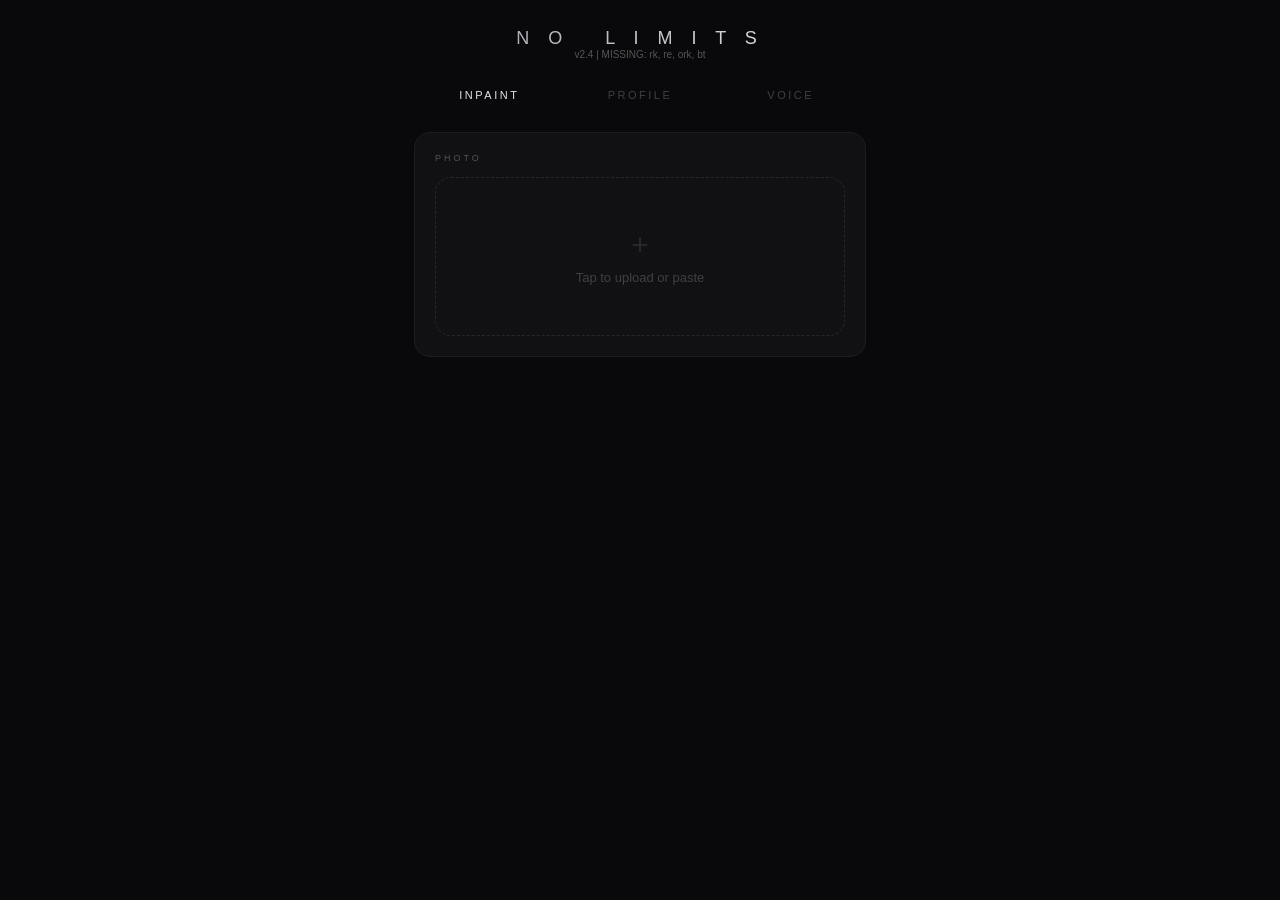
<file: index.html>
<!DOCTYPE html>
<html lang="en">
<head>
  <meta charset="UTF-8">
  <meta name="viewport" content="width=device-width, initial-scale=1.0, maximum-scale=1.0, user-scalable=no">
  <title>NO LIMITS</title>
  <script src="https://telegram.org/js/telegram-web-app.js"></script>
  <link rel="stylesheet" href="style.css?v=__CACHEBUST__">
  <script>
    document.querySelector('link[href*="__CACHEBUST__"]').href = 'style.css?v=' + Date.now();
  </script>
</head>
<body>
  <div id="app">
    <div class="header">
      <h1>N O &nbsp; L I M I T S</h1>
      <div id="app-version" style="font-size:10px;color:#555;text-align:center"></div>
    </div>

    <!-- Tabs -->
    <div class="tabs">
      <button class="tab active" data-tab="generate">INPAINT</button>
      <button class="tab" data-tab="profile">PROFILE</button>
      <button class="tab" data-tab="voice">VOICE</button>
      <button class="tab admin-only" data-tab="admin" style="display:none">ADMIN</button>
    </div>

    <!-- Inpaint Page -->
    <div id="page-generate" class="page">
      <div class="card">
        <label class="label">PHOTO</label>
        <div class="upload-zone" id="inp-upload" onclick="pickPhoto('inp')">
          <span class="upload-plus">+</span>
          <span class="upload-text">Tap to upload or paste</span>
        </div>
      </div>
      <div id="inp-after-photo" style="display:none">
        <div class="card">
          <label class="label">MASK</label>
          <canvas id="mask-canvas" class="mask-canvas"></canvas>
          <div class="brush-tools">
            <button class="brush-btn active" data-group="brush" data-val="brush">Brush</button>
            <button class="brush-btn" data-group="brush" data-val="eraser">Eraser</button>
            <button class="brush-btn" onclick="clearMask()">Clear</button>
            <span class="brush-size-label">Size: <span id="brush-size-val">20</span>px</span>
            <input type="range" class="slider-sm" id="brush-size" min="5" max="80" value="20">
          </div>
        </div>
        <div class="card">
          <label class="label">PROMPT</label>
          <div class="tags">
            <button class="tag" onclick="setPreset('name_lipstick')">💄 Name</button>
            <button class="tag" onclick="setPreset('name_marker')">🖊️ Name</button>
            <button class="tag nsfw-tag" onclick="setPreset('nude')">Nude</button>
          </div>
          <textarea id="inp-prompt" class="input-area" placeholder="Describe what to paint in the mask..."></textarea>

        </div>
        <div class="card">
          <label class="label">NEGATIVE</label>
          <textarea id="inp-negative" class="input-area small">tattoo, sticker, marker, sharpie, felt-tip pen, airbrush, cgi, 3d render, illustration, vector art, cartoon, smooth plastic skin, fake skin, mannequin, deformed letters, crooked text, low contrast, blur, watermark, signature, dirty skin (if not desired), scars, bruises, masculine features, hairy skin.</textarea>
        </div>
        <div class="card row">
          <div class="half">
            <label class="label">CFG: <span id="inp-cfg-val">3</span></label>
            <input type="range" class="slider" id="inp-cfg" min="1" max="10" step="0.5" value="3">
          </div>
          <div class="half">
            <label class="label">STEPS: <span id="inp-steps-val">15</span></label>
            <input type="range" class="slider" id="inp-steps" min="5" max="50" step="5" value="15">
          </div>
        </div>
        <button class="btn-main" onclick="generate()">G E N E R A T E</button>
      </div>
    </div>

    <!-- Voice Page -->
    <div id="page-voice" class="page" style="display:none">
      <div class="card">
        <label class="label">WHAT TO SAY</label>
        <textarea id="voice-text" class="input-area" placeholder="Type your text here... Use [laugh], [sigh], [whisper] for effects" style="min-height:100px"></textarea>
        <div style="font-size:11px;color:#555;margin-top:4px"><span id="voice-char-count">0</span>/5000 characters</div>
      </div>

      <div class="card">
        <label class="label">EFFECTS <button class="vtag-lang-toggle" onclick="toggleVoiceLang()">EN</button></label>
      </div>

      <div class="card">
        <label class="label sub-label">INSERT AT CURSOR</label>
        <div class="voice-tags">
          <button class="vtag" onclick="insertVoiceTag('... ')">пауза</button>
          <button class="vtag" onclick="insertVoiceTag('... ... ... ')">долгая пауза</button>
          <button class="vtag" onclick="insertVoiceTag('*laughs* ')">смех</button>
          <button class="vtag" onclick="insertVoiceTag('*chuckles* heh, ')">смешок</button>
          <button class="vtag" onclick="insertVoiceTag('hehe, ')">хихик</button>
          <button class="vtag" onclick="insertVoiceTag('*sobbing* ')">плач</button>
          <button class="vtag" onclick="insertVoiceTag('*sighs* ')">вздох</button>
          <button class="vtag" onclick="insertVoiceTag('tsk, ')">цк</button>
          <button class="vtag" onclick="insertVoiceTag('*click* ')">щелчок</button>
          <button class="vtag" onclick="insertVoiceTag('mwah, ')">чмок</button>
          <button class="vtag" onclick="insertVoiceTag('hmm... ')">хм</button>
          <button class="vtag" onclick="insertVoiceTag('*breathes* ')">дыхание</button>
          <button class="vtag" onclick="insertVoiceTag('*inhales deeply* ')">вдох</button>
          <button class="vtag" onclick="insertVoiceTag('*exhales* ')">выдох</button>
        </div>
      </div>

      <div class="card">
        <label class="label sub-label">EFFECTS <span style="opacity:0.5;font-size:0.75em">add 1-2 tags before text</span></label>
        <div class="voice-tags">
          <button class="vtag vtag-wrap" onclick="wrapVoiceTag('(excitedly)')">возбуждённо</button>
          <button class="vtag vtag-wrap" onclick="wrapVoiceTag('(whispering)')">шёпот</button>
          <button class="vtag vtag-wrap" onclick="wrapVoiceTag('(softly)')">мягко</button>
          <button class="vtag vtag-wrap" onclick="wrapVoiceTag('(loudly)')">громко</button>
          <button class="vtag vtag-wrap" onclick="wrapVoiceTag('(with rising intensity)')">нарастание</button>
          <button class="vtag vtag-wrap" onclick="wrapVoiceTag('(fading)')">затухание</button>
          <button class="vtag vtag-wrap" onclick="wrapVoiceTag('(in a higher voice)')">выше тон</button>
          <button class="vtag vtag-wrap" onclick="wrapVoiceTag('(in a deeper voice)')">ниже тон</button>
          <button class="vtag vtag-wrap" onclick="wrapVoiceTag('(slowly)')">медленно</button>
          <button class="vtag vtag-wrap" onclick="wrapVoiceTag('(quickly)')">быстро</button>
          <button class="vtag vtag-wrap" onclick="wrapVoiceTag('(emphasizing)')">акцент</button>
          <button class="vtag vtag-wrap" onclick="wrapVoiceTag('(playfully)')">игриво</button>
          <button class="vtag vtag-wrap" onclick="wrapVoiceTag('(seductively)')">соблазн</button>
          <button class="vtag vtag-wrap" onclick="wrapVoiceTag('(laughing while saying)')">смех-речь</button>
        </div>
      </div>

      <div class="card">
        <label class="label">LANGUAGE</label>
        <select id="voice-lang" class="voice-select">
          <option value="en">🇬🇧 English</option>
          <option value="ru">🇷🇺 Russian</option>
          <option value="zh">🇨🇳 Chinese</option>
          <option value="ja">🇯🇵 Japanese</option>
          <option value="ko">🇰🇷 Korean</option>
          <option value="de">🇩🇪 German</option>
          <option value="fr">🇫🇷 French</option>
          <option value="es">🇪🇸 Spanish</option>
          <option value="it">🇮🇹 Italian</option>
          <option value="pt">🇧🇷 Portuguese</option>
          <option value="tr">🇹🇷 Turkish</option>
          <option value="ar">🇸🇦 Arabic</option>
          <option value="hi">🇮🇳 Hindi</option>
        </select>
      </div>

      <button class="btn-main btn-voice" onclick="generateVoice()">G E N E R A T E &nbsp; V O I C E</button>
    </div>

    <!-- Admin Page -->
    <div id="page-admin" class="page" style="display:none">
      <div class="card">
        <div style="display:flex;gap:8px;margin-bottom:12px;align-items:center">
          <input type="text" id="admin-search" placeholder="ID or username..." style="flex:1;background:#18181b;border:1px solid #27272a;border-radius:10px;color:#d4d4d8;padding:10px 14px;font-size:14px;outline:none;font-family:inherit">
          <button class="btn-sm btn-ok" style="padding:10px 14px;font-size:11px;white-space:nowrap" onclick="searchUsers()">GO</button>
        </div>
        <div id="admin-user-list" class="admin-user-list">
          <div class="dim-text" style="text-align:center;padding:20px">Press SEARCH or load all users</div>
        </div>
      </div>
    </div>

    <!-- Profile Page -->
    <div id="page-profile" class="page" style="display:none">
      <div class="card profile-stats">
        <div class="stat stat-clickable" onclick="openHistory()">
          <span class="stat-num" id="stat-gens">0</span>
          <span class="stat-label">GENERATIONS</span>
        </div>
        <div class="stat">
          <span class="stat-num" id="stat-premium">—</span>
          <span class="stat-label">PREMIUM</span>
        </div>
      </div>
      <div class="card" id="premium-promo" style="display:none">
        <label class="label">PREMIUM REQUIRED</label>
        <p class="dim-text">Image generation is available only with an active Premium subscription.</p>
        <button class="btn-premium" onclick="buyPremium()">BUY PREMIUM 30 DAYS<span>1500 Stars</span></button>
      </div>
      <div class="card" id="premium-active" style="display:none">
        <label class="label">PREMIUM</label>
        <p class="dim-text">Your Premium is active. Unlimited generations!</p>
      </div>
    </div>
  </div>

  <!-- Result Overlay -->
  <div id="result-overlay" class="result-overlay" style="display:none">
    <div class="result-panel">
      <div class="result-header">
        <span class="result-title">RESULT</span>
        <button class="result-close" onclick="closeResult()">&times;</button>
      </div>
      <div id="result-content" class="result-content"></div>
      <div class="result-actions">
        <button class="btn-main" onclick="regenerate()">R E G E N E R A T E</button>
      </div>
    </div>
  </div>

  <!-- Progress Overlay -->
  <div id="progress-overlay" class="progress-overlay" style="display:none">
    <div class="progress-panel">
      <div id="progress-status" class="progress-status">Preparing...</div>
      <div class="progress-bar-track">
        <div id="progress-bar-fill" class="progress-bar-fill" style="width:0%"></div>
      </div>
      <div id="progress-pct" class="progress-pct">0%</div>
      <div id="progress-time" class="progress-time"></div>
    </div>
  </div>

  <!-- History Modal -->
  <div id="history-modal" class="history-modal" style="display:none">
    <div class="history-panel">
      <div class="result-header">
        <span class="result-title">HISTORY</span>
        <button class="result-close" onclick="closeHistory()">&times;</button>
      </div>
      <div id="history-list" class="history-list">
        <div class="dim-text" style="text-align:center;padding:40px">No generations yet</div>
      </div>
    </div>
  </div>

  <input type="file" id="file-input" accept="image/*" style="display:none">
  <script>
    (function() {
      const s = document.createElement('script');
      s.src = 'app2.js?v=' + Date.now();
      document.body.appendChild(s);
    })();
  </script>
</body>
</html>
</file>
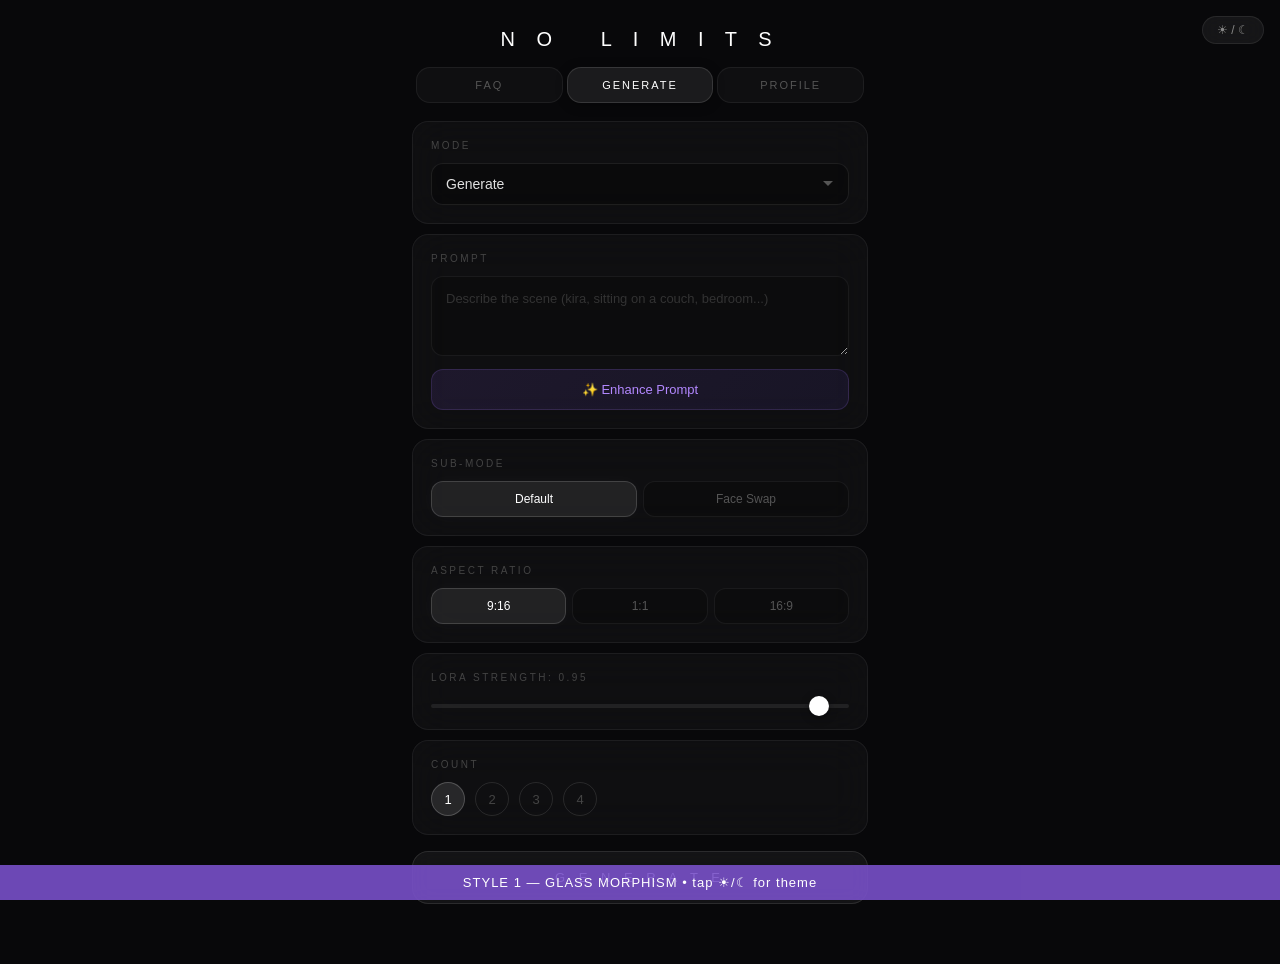
<file: demo1.html>
<!DOCTYPE html>
<html lang="en">
<head>
  <meta charset="UTF-8">
  <meta name="viewport" content="width=device-width, initial-scale=1.0, maximum-scale=1.0, user-scalable=no">
  <title>NO LIMITS — Style 1: Glass</title>
  <style>
    * { margin: 0; padding: 0; box-sizing: border-box; }
    body {
      background: #08080a;
      color: #e0e0e0;
      font-family: -apple-system, 'Segoe UI', Roboto, sans-serif;
      font-size: 14px;
      -webkit-font-smoothing: antialiased;
      transition: background 0.4s, color 0.4s;
    }
    body.light {
      background: #f2f2f7;
      color: #1a1a1a;
    }
    #app { max-width: 480px; margin: 0 auto; padding: 0 12px 60px; }

    /* Header */
    .header { text-align: center; padding: 28px 16px 6px; }
    .header h1 {
      font-size: 20px; font-weight: 200; letter-spacing: 8px; color: #fff;
      transition: color 0.4s;
    }
    body.light .header h1 { color: #111; }

    /* Theme toggle */
    .theme-toggle {
      position: absolute; top: 16px; right: 16px;
      background: rgba(255,255,255,0.06); border: 1px solid rgba(255,255,255,0.08);
      border-radius: 20px; padding: 6px 14px; color: #888; font-size: 12px;
      cursor: pointer; transition: all 0.3s; backdrop-filter: blur(10px);
    }
    .theme-toggle:hover { background: rgba(255,255,255,0.1); }
    body.light .theme-toggle {
      background: rgba(0,0,0,0.04); border-color: rgba(0,0,0,0.08); color: #666;
    }

    /* Tabs */
    .tabs { display: flex; gap: 4px; padding: 10px 4px 18px; }
    .tab {
      flex: 1; background: rgba(255,255,255,0.03); border: 1px solid rgba(255,255,255,0.06);
      color: #555; font-size: 11px; letter-spacing: 2px; padding: 11px 0;
      cursor: pointer; transition: all 0.3s; border-radius: 14px; text-align: center;
    }
    .tab.active {
      background: rgba(255,255,255,0.08); color: #fff; border-color: rgba(255,255,255,0.12);
      box-shadow: 0 2px 12px rgba(0,0,0,0.3);
    }
    body.light .tab { background: rgba(0,0,0,0.02); border-color: rgba(0,0,0,0.06); color: #999; }
    body.light .tab.active { background: #fff; color: #111; border-color: rgba(0,0,0,0.1); box-shadow: 0 2px 8px rgba(0,0,0,0.08); }

    /* Cards — Glass morphism */
    .card {
      background: rgba(255,255,255,0.03);
      border: 1px solid rgba(255,255,255,0.06);
      border-radius: 16px; padding: 18px; margin-bottom: 10px;
      backdrop-filter: blur(20px);
      transition: all 0.3s;
    }
    .card:hover { border-color: rgba(255,255,255,0.1); }
    body.light .card { background: #fff; border-color: rgba(0,0,0,0.06); }
    body.light .card:hover { border-color: rgba(0,0,0,0.12); }

    .label {
      display: block; font-size: 10px; letter-spacing: 2.5px;
      color: #444; margin-bottom: 12px; text-transform: uppercase;
      transition: color 0.3s;
    }
    body.light .label { color: #999; }

    /* Select — Custom dropdown */
    .select {
      width: 100%; background: rgba(0,0,0,0.3); border: 1px solid rgba(255,255,255,0.08);
      border-radius: 12px; color: #e0e0e0; padding: 12px 14px; font-size: 14px;
      outline: none; cursor: pointer; -webkit-appearance: none; transition: all 0.3s;
      background-image: url("data:image/svg+xml,%3Csvg xmlns='http://www.w3.org/2000/svg' width='12' height='12' viewBox='0 0 12 12'%3E%3Cpath fill='%23555' d='M6 8L1 3h10z'/%3E%3C/svg%3E");
      background-repeat: no-repeat; background-position: right 14px center;
    }
    .select:focus { border-color: rgba(255,255,255,0.15); }
    .select option { background: #151518; }
    body.light .select { background: #f5f5f7; border-color: rgba(0,0,0,0.08); color: #333; }
    body.light .select option { background: #fff; }

    /* Input */
    .input-area {
      width: 100%; background: rgba(0,0,0,0.2); border: 1px solid rgba(255,255,255,0.06);
      border-radius: 12px; color: #ccc; padding: 14px; font-size: 13px;
      font-family: inherit; resize: vertical; min-height: 80px; outline: none;
      transition: all 0.3s;
    }
    .input-area:focus { border-color: rgba(255,255,255,0.15); background: rgba(0,0,0,0.3); }
    .input-area::placeholder { color: #333; }
    body.light .input-area { background: #f5f5f7; border-color: rgba(0,0,0,0.06); color: #333; }
    body.light .input-area::placeholder { color: #bbb; }

    /* Toggle buttons */
    .btn-group { display: flex; gap: 6px; }
    .btn-toggle {
      flex: 1; background: rgba(0,0,0,0.2); border: 1px solid rgba(255,255,255,0.06);
      border-radius: 12px; color: #555; padding: 10px 0; font-size: 12px;
      cursor: pointer; transition: all 0.3s;
    }
    .btn-toggle.active {
      background: rgba(255,255,255,0.08); border-color: rgba(255,255,255,0.15);
      color: #fff; box-shadow: 0 0 15px rgba(255,255,255,0.03);
    }
    body.light .btn-toggle { background: #f0f0f2; border-color: rgba(0,0,0,0.06); color: #999; }
    body.light .btn-toggle.active { background: #fff; border-color: rgba(0,0,0,0.12); color: #111; box-shadow: 0 1px 4px rgba(0,0,0,0.08); }

    /* Enhance button */
    .btn-enhance {
      width: 100%; background: linear-gradient(135deg, rgba(120,80,200,0.15), rgba(80,60,160,0.15));
      border: 1px solid rgba(140,100,220,0.2); border-radius: 12px;
      color: #b388ff; padding: 12px; font-size: 13px; cursor: pointer;
      margin-top: 10px; transition: all 0.3s;
    }
    .btn-enhance:hover { background: linear-gradient(135deg, rgba(120,80,200,0.25), rgba(80,60,160,0.25)); }

    /* Main button */
    .btn-main {
      width: 100%; background: rgba(255,255,255,0.05); border: 1px solid rgba(255,255,255,0.1);
      border-radius: 16px; color: #fff; padding: 18px; font-size: 13px;
      letter-spacing: 5px; cursor: pointer; margin-top: 6px;
      transition: all 0.3s; backdrop-filter: blur(10px);
    }
    .btn-main:hover { background: rgba(255,255,255,0.08); transform: translateY(-1px); }
    .btn-main:active { transform: translateY(0); }
    body.light .btn-main { background: #111; color: #fff; border-color: #111; }

    /* Slider */
    .slider {
      width: 100%; -webkit-appearance: none; height: 4px; border-radius: 4px;
      background: rgba(255,255,255,0.08); outline: none; transition: background 0.3s;
    }
    .slider::-webkit-slider-thumb {
      -webkit-appearance: none; width: 20px; height: 20px; border-radius: 50%;
      background: #fff; cursor: pointer; box-shadow: 0 2px 8px rgba(0,0,0,0.4);
      transition: transform 0.2s;
    }
    .slider::-webkit-slider-thumb:hover { transform: scale(1.15); }
    body.light .slider { background: rgba(0,0,0,0.08); }
    body.light .slider::-webkit-slider-thumb { background: #333; }

    /* Count dots */
    .count-group { display: flex; gap: 10px; }
    .count-dot {
      width: 34px; height: 34px; border-radius: 50%;
      border: 1px solid rgba(255,255,255,0.1); background: transparent;
      color: #444; font-size: 13px; display: flex; align-items: center;
      justify-content: center; cursor: pointer; transition: all 0.3s;
    }
    .count-dot.active {
      background: rgba(255,255,255,0.1); border-color: rgba(255,255,255,0.2); color: #fff;
    }
    body.light .count-dot { border-color: rgba(0,0,0,0.1); color: #bbb; }
    body.light .count-dot.active { background: #111; border-color: #111; color: #fff; }

    /* Upload zone */
    .upload-zone {
      border: 1px dashed rgba(255,255,255,0.1); border-radius: 16px;
      padding: 50px 20px; text-align: center; color: #333; cursor: pointer;
      transition: all 0.3s; display: flex; flex-direction: column; align-items: center; gap: 8px;
    }
    .upload-zone:hover { border-color: rgba(255,255,255,0.2); }
    .upload-plus { font-size: 28px; color: #333; font-weight: 200; }
    .upload-text { font-size: 13px; color: #333; }
    body.light .upload-zone { border-color: rgba(0,0,0,0.12); }
    body.light .upload-plus, body.light .upload-text { color: #bbb; }

    /* Tags */
    .tags { display: flex; flex-wrap: wrap; gap: 6px; margin-bottom: 12px; }
    .tag {
      background: rgba(255,255,255,0.04); border: 1px solid rgba(255,255,255,0.08);
      border-radius: 20px; color: #777; padding: 7px 16px; font-size: 12px;
      cursor: pointer; transition: all 0.2s;
    }
    .tag:hover { background: rgba(255,255,255,0.08); color: #ccc; }
    body.light .tag { background: #f0f0f2; border-color: rgba(0,0,0,0.06); color: #888; }

    /* Scene */
    .scene-slot {
      border: 1px solid rgba(255,255,255,0.04); border-radius: 12px;
      padding: 14px; margin-bottom: 6px; transition: border-color 0.3s;
    }
    .scene-slot:focus-within { border-color: rgba(255,255,255,0.12); }
    .scene-label { font-size: 9px; letter-spacing: 1.5px; color: #333; display: block; margin-bottom: 6px; }
    .scene-input {
      width: 100%; background: transparent; border: none; color: #ccc;
      font-size: 13px; font-family: inherit; outline: none;
    }
    .scene-input::placeholder { color: #222; }
    body.light .scene-slot { border-color: rgba(0,0,0,0.06); }
    body.light .scene-input { color: #333; }
    body.light .scene-input::placeholder { color: #ccc; }

    /* Demo label */
    .demo-label {
      position: fixed; bottom: 0; left: 0; right: 0; background: rgba(120,80,200,0.9);
      color: #fff; text-align: center; padding: 10px; font-size: 13px; letter-spacing: 1px;
      z-index: 100;
    }
  </style>
</head>
<body>
  <div id="app">
    <button class="theme-toggle" onclick="document.body.classList.toggle('light')">☀ / ☾</button>
    <div class="header"><h1>N O &nbsp; L I M I T S</h1></div>
    <div class="tabs">
      <button class="tab" onclick="this.parentElement.querySelectorAll('.tab').forEach(t=>t.classList.remove('active'));this.classList.add('active')">FAQ</button>
      <button class="tab active" onclick="this.parentElement.querySelectorAll('.tab').forEach(t=>t.classList.remove('active'));this.classList.add('active')">GENERATE</button>
      <button class="tab" onclick="this.parentElement.querySelectorAll('.tab').forEach(t=>t.classList.remove('active'));this.classList.add('active')">PROFILE</button>
    </div>
    <div class="card">
      <label class="label">MODE</label>
      <select class="select"><option>Generate</option><option>Inpaint</option><option>Video</option><option>Edit Easy</option><option>Edit Dark</option></select>
    </div>
    <div class="card">
      <label class="label">PROMPT</label>
      <textarea class="input-area" placeholder="Describe the scene (kira, sitting on a couch, bedroom...)"></textarea>
      <button class="btn-enhance">✨ Enhance Prompt</button>
    </div>
    <div class="card">
      <label class="label">SUB-MODE</label>
      <div class="btn-group">
        <button class="btn-toggle active" onclick="this.parentElement.querySelectorAll('.btn-toggle').forEach(b=>b.classList.remove('active'));this.classList.add('active')">Default</button>
        <button class="btn-toggle" onclick="this.parentElement.querySelectorAll('.btn-toggle').forEach(b=>b.classList.remove('active'));this.classList.add('active')">Face Swap</button>
      </div>
    </div>
    <div class="card">
      <label class="label">ASPECT RATIO</label>
      <div class="btn-group">
        <button class="btn-toggle active" onclick="this.parentElement.querySelectorAll('.btn-toggle').forEach(b=>b.classList.remove('active'));this.classList.add('active')">9:16</button>
        <button class="btn-toggle" onclick="this.parentElement.querySelectorAll('.btn-toggle').forEach(b=>b.classList.remove('active'));this.classList.add('active')">1:1</button>
        <button class="btn-toggle" onclick="this.parentElement.querySelectorAll('.btn-toggle').forEach(b=>b.classList.remove('active'));this.classList.add('active')">16:9</button>
      </div>
    </div>
    <div class="card">
      <label class="label">LORA STRENGTH: 0.95</label>
      <input type="range" class="slider" min="0" max="1" step="0.05" value="0.95">
    </div>
    <div class="card">
      <label class="label">COUNT</label>
      <div class="count-group">
        <span class="count-dot active" onclick="this.parentElement.querySelectorAll('.count-dot').forEach(d=>d.classList.remove('active'));this.classList.add('active')">1</span>
        <span class="count-dot" onclick="this.parentElement.querySelectorAll('.count-dot').forEach(d=>d.classList.remove('active'));this.classList.add('active')">2</span>
        <span class="count-dot" onclick="this.parentElement.querySelectorAll('.count-dot').forEach(d=>d.classList.remove('active'));this.classList.add('active')">3</span>
        <span class="count-dot" onclick="this.parentElement.querySelectorAll('.count-dot').forEach(d=>d.classList.remove('active'));this.classList.add('active')">4</span>
      </div>
    </div>
    <button class="btn-main">G E N E R A T E</button>
  </div>
  <div class="demo-label">STYLE 1 — GLASS MORPHISM • tap ☀/☾ for theme</div>
</body>
</html>
</file>
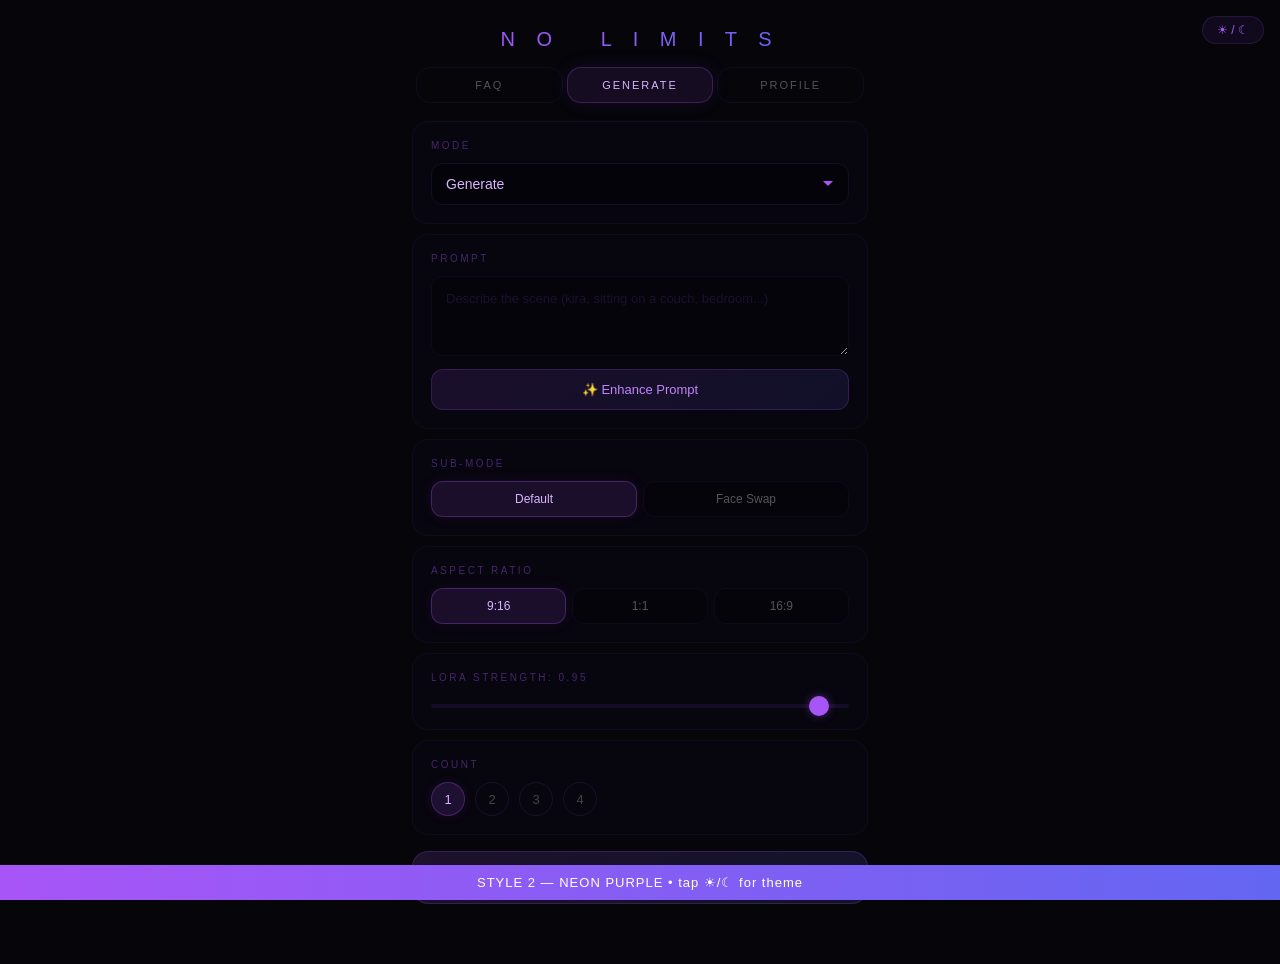
<file: demo2.html>
<!DOCTYPE html>
<html lang="en">
<head>
  <meta charset="UTF-8">
  <meta name="viewport" content="width=device-width, initial-scale=1.0, maximum-scale=1.0, user-scalable=no">
  <title>NO LIMITS — Style 2: Neon</title>
  <style>
    * { margin: 0; padding: 0; box-sizing: border-box; }
    body {
      background: #05050a;
      color: #e0e0e0;
      font-family: -apple-system, 'Segoe UI', Roboto, sans-serif;
      font-size: 14px;
      -webkit-font-smoothing: antialiased;
      transition: background 0.5s, color 0.5s;
    }
    body.light {
      background: #fafafa;
      color: #1a1a1a;
    }
    #app { max-width: 480px; margin: 0 auto; padding: 0 12px 60px; }

    .header { text-align: center; padding: 28px 16px 6px; }
    .header h1 {
      font-size: 20px; font-weight: 200; letter-spacing: 8px;
      background: linear-gradient(90deg, #a855f7, #6366f1, #a855f7);
      background-size: 200% auto;
      -webkit-background-clip: text; -webkit-text-fill-color: transparent;
      animation: shimmer 3s linear infinite;
    }
    @keyframes shimmer { to { background-position: 200% center; } }
    body.light .header h1 {
      background: linear-gradient(90deg, #7c3aed, #4f46e5, #7c3aed);
      background-size: 200% auto;
      -webkit-background-clip: text; -webkit-text-fill-color: transparent;
    }

    .theme-toggle {
      position: absolute; top: 16px; right: 16px;
      background: rgba(168,85,247,0.08); border: 1px solid rgba(168,85,247,0.15);
      border-radius: 20px; padding: 6px 14px; color: #a855f7; font-size: 12px;
      cursor: pointer; transition: all 0.3s;
    }
    body.light .theme-toggle { background: rgba(124,58,237,0.06); border-color: rgba(124,58,237,0.12); color: #7c3aed; }

    .tabs { display: flex; gap: 4px; padding: 10px 4px 18px; }
    .tab {
      flex: 1; background: transparent; border: 1px solid rgba(168,85,247,0.08);
      color: #555; font-size: 11px; letter-spacing: 2px; padding: 11px 0;
      cursor: pointer; transition: all 0.35s; border-radius: 14px; text-align: center;
    }
    .tab.active {
      background: rgba(168,85,247,0.1); color: #d8b4fe;
      border-color: rgba(168,85,247,0.25);
      box-shadow: 0 0 20px rgba(168,85,247,0.1);
    }
    body.light .tab { border-color: rgba(124,58,237,0.08); color: #aaa; }
    body.light .tab.active { background: rgba(124,58,237,0.06); color: #7c3aed; border-color: rgba(124,58,237,0.2); }

    .card {
      background: rgba(168,85,247,0.02); border: 1px solid rgba(168,85,247,0.06);
      border-radius: 16px; padding: 18px; margin-bottom: 10px;
      transition: all 0.35s;
    }
    .card:hover { border-color: rgba(168,85,247,0.12); box-shadow: 0 0 20px rgba(168,85,247,0.03); }
    body.light .card { background: #fff; border-color: rgba(124,58,237,0.08); }

    .label { display: block; font-size: 10px; letter-spacing: 2.5px; color: rgba(168,85,247,0.4); margin-bottom: 12px; text-transform: uppercase; transition: color 0.3s; }
    body.light .label { color: rgba(124,58,237,0.5); }

    .select {
      width: 100%; background: rgba(0,0,0,0.3); border: 1px solid rgba(168,85,247,0.1);
      border-radius: 12px; color: #d8b4fe; padding: 12px 14px; font-size: 14px;
      outline: none; cursor: pointer; -webkit-appearance: none; transition: all 0.3s;
      background-image: url("data:image/svg+xml,%3Csvg xmlns='http://www.w3.org/2000/svg' width='12' height='12' viewBox='0 0 12 12'%3E%3Cpath fill='%23a855f7' d='M6 8L1 3h10z'/%3E%3C/svg%3E");
      background-repeat: no-repeat; background-position: right 14px center;
    }
    .select option { background: #0a0a12; }
    body.light .select { background: #f8f5ff; border-color: rgba(124,58,237,0.12); color: #5b21b6; }

    .input-area {
      width: 100%; background: rgba(0,0,0,0.2); border: 1px solid rgba(168,85,247,0.06);
      border-radius: 12px; color: #d8b4fe; padding: 14px; font-size: 13px;
      font-family: inherit; resize: vertical; min-height: 80px; outline: none; transition: all 0.3s;
    }
    .input-area:focus { border-color: rgba(168,85,247,0.2); box-shadow: 0 0 15px rgba(168,85,247,0.05); }
    .input-area::placeholder { color: rgba(168,85,247,0.15); }
    body.light .input-area { background: #f8f5ff; border-color: rgba(124,58,237,0.08); color: #333; }

    .btn-group { display: flex; gap: 6px; }
    .btn-toggle {
      flex: 1; background: rgba(0,0,0,0.2); border: 1px solid rgba(168,85,247,0.06);
      border-radius: 12px; color: #555; padding: 10px 0; font-size: 12px;
      cursor: pointer; transition: all 0.35s;
    }
    .btn-toggle.active {
      background: rgba(168,85,247,0.12); border-color: rgba(168,85,247,0.3);
      color: #d8b4fe; box-shadow: 0 0 15px rgba(168,85,247,0.08);
    }
    body.light .btn-toggle { background: #f0ecf9; border-color: rgba(124,58,237,0.06); color: #aaa; }
    body.light .btn-toggle.active { background: rgba(124,58,237,0.08); border-color: rgba(124,58,237,0.2); color: #7c3aed; }

    .btn-enhance {
      width: 100%; background: linear-gradient(135deg, rgba(168,85,247,0.12), rgba(99,102,241,0.12));
      border: 1px solid rgba(168,85,247,0.2); border-radius: 12px;
      color: #c084fc; padding: 12px; font-size: 13px; cursor: pointer;
      margin-top: 10px; transition: all 0.3s;
    }
    .btn-enhance:hover { background: linear-gradient(135deg, rgba(168,85,247,0.2), rgba(99,102,241,0.2)); }

    .btn-main {
      width: 100%;
      background: linear-gradient(135deg, rgba(168,85,247,0.15), rgba(99,102,241,0.15));
      border: 1px solid rgba(168,85,247,0.2);
      border-radius: 16px; color: #d8b4fe; padding: 18px; font-size: 13px;
      letter-spacing: 5px; cursor: pointer; margin-top: 6px;
      transition: all 0.35s;
    }
    .btn-main:hover {
      background: linear-gradient(135deg, rgba(168,85,247,0.25), rgba(99,102,241,0.25));
      box-shadow: 0 0 30px rgba(168,85,247,0.12);
      transform: translateY(-1px);
    }
    body.light .btn-main { background: linear-gradient(135deg, #7c3aed, #6366f1); color: #fff; border: none; }

    .slider {
      width: 100%; -webkit-appearance: none; height: 4px; border-radius: 4px;
      background: rgba(168,85,247,0.1); outline: none;
    }
    .slider::-webkit-slider-thumb {
      -webkit-appearance: none; width: 20px; height: 20px; border-radius: 50%;
      background: #a855f7; cursor: pointer; box-shadow: 0 0 10px rgba(168,85,247,0.4);
      transition: transform 0.2s;
    }
    .slider::-webkit-slider-thumb:hover { transform: scale(1.15); }
    body.light .slider { background: rgba(124,58,237,0.12); }
    body.light .slider::-webkit-slider-thumb { background: #7c3aed; }

    .count-group { display: flex; gap: 10px; }
    .count-dot {
      width: 34px; height: 34px; border-radius: 50%;
      border: 1px solid rgba(168,85,247,0.12); background: transparent;
      color: #444; font-size: 13px; display: flex; align-items: center;
      justify-content: center; cursor: pointer; transition: all 0.35s;
    }
    .count-dot.active {
      background: rgba(168,85,247,0.15); border-color: rgba(168,85,247,0.3);
      color: #d8b4fe; box-shadow: 0 0 12px rgba(168,85,247,0.1);
    }
    body.light .count-dot { border-color: rgba(124,58,237,0.12); color: #ccc; }
    body.light .count-dot.active { background: #7c3aed; border-color: #7c3aed; color: #fff; }

    .upload-zone {
      border: 1px dashed rgba(168,85,247,0.12); border-radius: 16px;
      padding: 50px 20px; text-align: center; cursor: pointer;
      transition: all 0.3s; display: flex; flex-direction: column; align-items: center; gap: 8px;
    }
    .upload-zone:hover { border-color: rgba(168,85,247,0.25); }
    .upload-plus { font-size: 28px; color: rgba(168,85,247,0.25); font-weight: 200; }
    .upload-text { font-size: 13px; color: rgba(168,85,247,0.25); }

    .demo-label {
      position: fixed; bottom: 0; left: 0; right: 0;
      background: linear-gradient(90deg, #a855f7, #6366f1);
      color: #fff; text-align: center; padding: 10px; font-size: 13px; letter-spacing: 1px; z-index: 100;
    }
  </style>
</head>
<body>
  <div id="app">
    <button class="theme-toggle" onclick="document.body.classList.toggle('light')">☀ / ☾</button>
    <div class="header"><h1>N O &nbsp; L I M I T S</h1></div>
    <div class="tabs">
      <button class="tab" onclick="this.parentElement.querySelectorAll('.tab').forEach(t=>t.classList.remove('active'));this.classList.add('active')">FAQ</button>
      <button class="tab active" onclick="this.parentElement.querySelectorAll('.tab').forEach(t=>t.classList.remove('active'));this.classList.add('active')">GENERATE</button>
      <button class="tab" onclick="this.parentElement.querySelectorAll('.tab').forEach(t=>t.classList.remove('active'));this.classList.add('active')">PROFILE</button>
    </div>
    <div class="card">
      <label class="label">MODE</label>
      <select class="select"><option>Generate</option><option>Inpaint</option><option>Video</option><option>Edit Easy</option><option>Edit Dark</option></select>
    </div>
    <div class="card">
      <label class="label">PROMPT</label>
      <textarea class="input-area" placeholder="Describe the scene (kira, sitting on a couch, bedroom...)"></textarea>
      <button class="btn-enhance">✨ Enhance Prompt</button>
    </div>
    <div class="card">
      <label class="label">SUB-MODE</label>
      <div class="btn-group">
        <button class="btn-toggle active" onclick="this.parentElement.querySelectorAll('.btn-toggle').forEach(b=>b.classList.remove('active'));this.classList.add('active')">Default</button>
        <button class="btn-toggle" onclick="this.parentElement.querySelectorAll('.btn-toggle').forEach(b=>b.classList.remove('active'));this.classList.add('active')">Face Swap</button>
      </div>
    </div>
    <div class="card">
      <label class="label">ASPECT RATIO</label>
      <div class="btn-group">
        <button class="btn-toggle active" onclick="this.parentElement.querySelectorAll('.btn-toggle').forEach(b=>b.classList.remove('active'));this.classList.add('active')">9:16</button>
        <button class="btn-toggle" onclick="this.parentElement.querySelectorAll('.btn-toggle').forEach(b=>b.classList.remove('active'));this.classList.add('active')">1:1</button>
        <button class="btn-toggle" onclick="this.parentElement.querySelectorAll('.btn-toggle').forEach(b=>b.classList.remove('active'));this.classList.add('active')">16:9</button>
      </div>
    </div>
    <div class="card">
      <label class="label">LORA STRENGTH: 0.95</label>
      <input type="range" class="slider" min="0" max="1" step="0.05" value="0.95">
    </div>
    <div class="card">
      <label class="label">COUNT</label>
      <div class="count-group">
        <span class="count-dot active" onclick="this.parentElement.querySelectorAll('.count-dot').forEach(d=>d.classList.remove('active'));this.classList.add('active')">1</span>
        <span class="count-dot" onclick="this.parentElement.querySelectorAll('.count-dot').forEach(d=>d.classList.remove('active'));this.classList.add('active')">2</span>
        <span class="count-dot" onclick="this.parentElement.querySelectorAll('.count-dot').forEach(d=>d.classList.remove('active'));this.classList.add('active')">3</span>
        <span class="count-dot" onclick="this.parentElement.querySelectorAll('.count-dot').forEach(d=>d.classList.remove('active'));this.classList.add('active')">4</span>
      </div>
    </div>
    <button class="btn-main">G E N E R A T E</button>
  </div>
  <div class="demo-label">STYLE 2 — NEON PURPLE • tap ☀/☾ for theme</div>
</body>
</html>
</file>
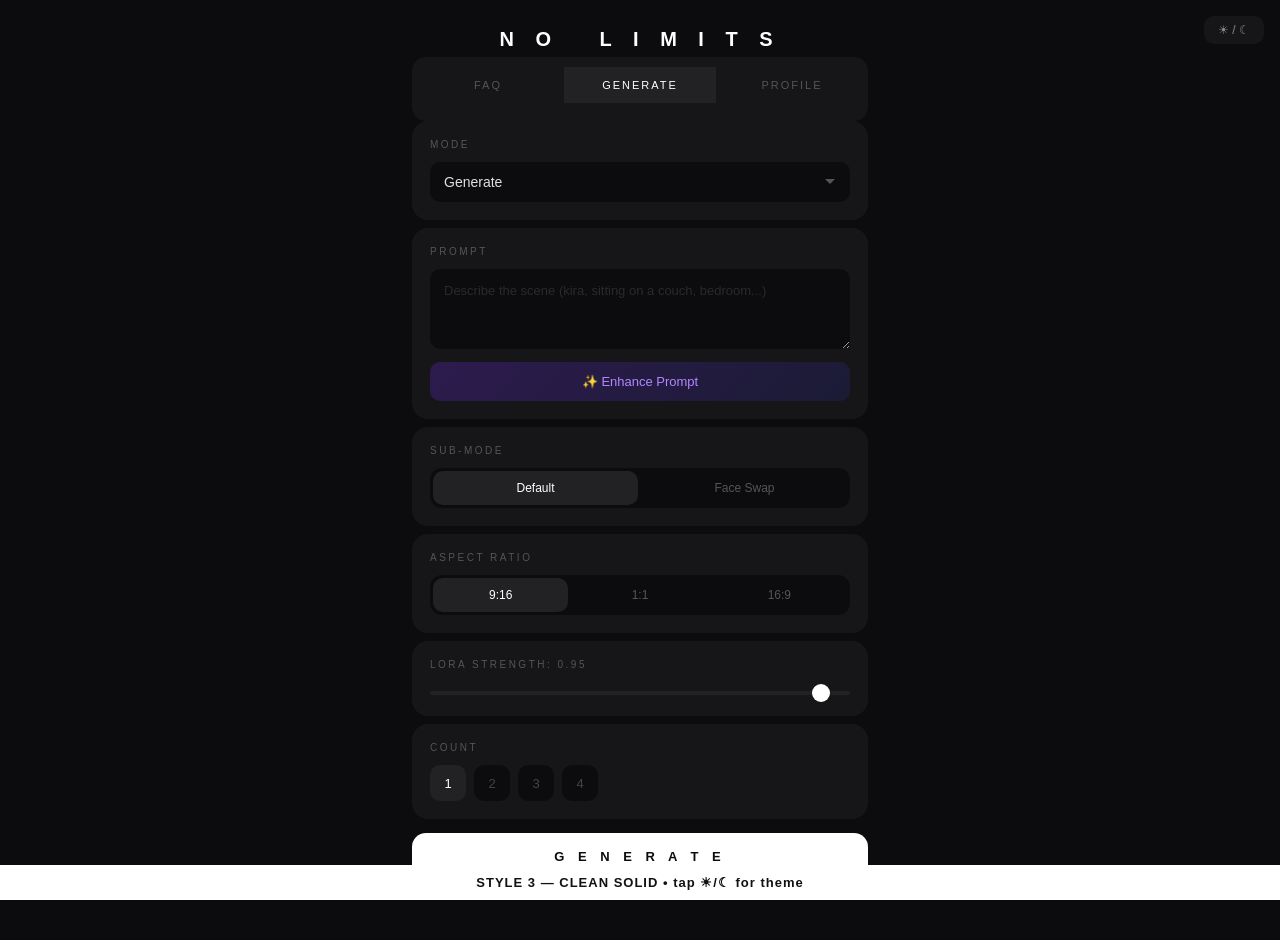
<file: demo3.html>
<!DOCTYPE html>
<html lang="en">
<head>
  <meta charset="UTF-8">
  <meta name="viewport" content="width=device-width, initial-scale=1.0, maximum-scale=1.0, user-scalable=no">
  <title>NO LIMITS — Style 3: Clean</title>
  <style>
    * { margin: 0; padding: 0; box-sizing: border-box; }
    body {
      background: #0c0c0e;
      color: #e0e0e0;
      font-family: -apple-system, 'Segoe UI', Roboto, sans-serif;
      font-size: 14px;
      -webkit-font-smoothing: antialiased;
      transition: background 0.4s, color 0.4s;
    }
    body.light { background: #ffffff; color: #1a1a1a; }
    #app { max-width: 480px; margin: 0 auto; padding: 0 12px 60px; }

    .header { text-align: center; padding: 28px 16px 6px; }
    .header h1 { font-size: 20px; font-weight: 600; letter-spacing: 8px; color: #fff; transition: color 0.4s; }
    body.light .header h1 { color: #111; }

    .theme-toggle {
      position: absolute; top: 16px; right: 16px;
      background: #161618; border: none; border-radius: 10px;
      padding: 7px 14px; color: #888; font-size: 12px; cursor: pointer;
      transition: all 0.3s;
    }
    body.light .theme-toggle { background: #f0f0f0; color: #666; }

    .tabs { display: flex; gap: 0; padding: 10px 0 18px; background: #161618; border-radius: 14px; overflow: hidden; }
    .tab {
      flex: 1; background: transparent; border: none;
      color: #555; font-size: 11px; letter-spacing: 2px; padding: 12px 0;
      cursor: pointer; transition: all 0.3s; text-align: center; position: relative;
    }
    .tab.active { color: #fff; background: #222225; }
    body.light .tabs { background: #f0f0f2; }
    body.light .tab { color: #aaa; }
    body.light .tab.active { background: #fff; color: #111; box-shadow: 0 1px 3px rgba(0,0,0,0.06); }

    .card {
      background: #161618; border: none; border-radius: 16px;
      padding: 18px; margin-bottom: 8px; transition: all 0.3s;
    }
    body.light .card { background: #f7f7f8; }

    .label { display: block; font-size: 10px; letter-spacing: 2.5px; color: #555; margin-bottom: 12px; text-transform: uppercase; }
    body.light .label { color: #999; }

    .select {
      width: 100%; background: #0c0c0e; border: none; border-radius: 10px;
      color: #e0e0e0; padding: 12px 14px; font-size: 14px;
      outline: none; cursor: pointer; -webkit-appearance: none; transition: all 0.3s;
      background-image: url("data:image/svg+xml,%3Csvg xmlns='http://www.w3.org/2000/svg' width='12' height='12' viewBox='0 0 12 12'%3E%3Cpath fill='%23555' d='M6 8L1 3h10z'/%3E%3C/svg%3E");
      background-repeat: no-repeat; background-position: right 14px center;
    }
    .select option { background: #161618; }
    body.light .select { background: #fff; color: #333; border: 1px solid #e8e8ea; }

    .input-area {
      width: 100%; background: #0c0c0e; border: none; border-radius: 10px;
      color: #ccc; padding: 14px; font-size: 13px; font-family: inherit;
      resize: vertical; min-height: 80px; outline: none; transition: all 0.3s;
    }
    .input-area::placeholder { color: #2a2a2d; }
    body.light .input-area { background: #fff; color: #333; border: 1px solid #e8e8ea; }
    body.light .input-area::placeholder { color: #ccc; }

    .btn-group { display: flex; gap: 4px; background: #0c0c0e; border-radius: 12px; padding: 3px; }
    .btn-toggle {
      flex: 1; background: transparent; border: none; border-radius: 10px;
      color: #555; padding: 10px 0; font-size: 12px; cursor: pointer; transition: all 0.25s;
    }
    .btn-toggle.active { background: #222225; color: #fff; }
    body.light .btn-group { background: #ededef; }
    body.light .btn-toggle.active { background: #fff; color: #111; box-shadow: 0 1px 3px rgba(0,0,0,0.06); }

    .btn-enhance {
      width: 100%; background: linear-gradient(135deg, #2d1b4e, #1b1b35);
      border: none; border-radius: 10px; color: #b388ff; padding: 12px;
      font-size: 13px; cursor: pointer; margin-top: 10px; transition: all 0.3s;
    }
    .btn-enhance:hover { opacity: 0.85; }
    body.light .btn-enhance { background: linear-gradient(135deg, #ede5ff, #e0e0ff); color: #7c3aed; }

    .btn-main {
      width: 100%; background: #fff; border: none; border-radius: 14px;
      color: #0c0c0e; padding: 16px; font-size: 13px; font-weight: 600;
      letter-spacing: 5px; cursor: pointer; margin-top: 6px; transition: all 0.3s;
    }
    .btn-main:hover { opacity: 0.9; transform: translateY(-1px); }
    .btn-main:active { transform: translateY(0); }
    body.light .btn-main { background: #111; color: #fff; }

    .slider {
      width: 100%; -webkit-appearance: none; height: 4px; border-radius: 4px;
      background: #222225; outline: none;
    }
    .slider::-webkit-slider-thumb {
      -webkit-appearance: none; width: 18px; height: 18px; border-radius: 50%;
      background: #fff; cursor: pointer; transition: transform 0.2s;
    }
    .slider::-webkit-slider-thumb:hover { transform: scale(1.1); }
    body.light .slider { background: #e0e0e2; }
    body.light .slider::-webkit-slider-thumb { background: #111; }

    .count-group { display: flex; gap: 8px; }
    .count-dot {
      width: 36px; height: 36px; border-radius: 10px; border: none;
      background: #0c0c0e; color: #444; font-size: 13px;
      display: flex; align-items: center; justify-content: center;
      cursor: pointer; transition: all 0.25s;
    }
    .count-dot.active { background: #222225; color: #fff; }
    body.light .count-dot { background: #ededef; color: #bbb; }
    body.light .count-dot.active { background: #111; color: #fff; }

    .upload-zone {
      border: 2px dashed #222225; border-radius: 14px;
      padding: 50px 20px; text-align: center; cursor: pointer;
      transition: all 0.3s; display: flex; flex-direction: column; align-items: center; gap: 8px;
    }
    .upload-zone:hover { border-color: #333; }
    .upload-plus { font-size: 28px; color: #333; font-weight: 300; }
    .upload-text { font-size: 13px; color: #333; }
    body.light .upload-zone { border-color: #ddd; }
    body.light .upload-plus, body.light .upload-text { color: #bbb; }

    .demo-label {
      position: fixed; bottom: 0; left: 0; right: 0; background: #fff;
      color: #111; text-align: center; padding: 10px; font-size: 13px;
      letter-spacing: 1px; z-index: 100; font-weight: 600;
    }
    body.light .demo-label { background: #111; color: #fff; }
  </style>
</head>
<body>
  <div id="app">
    <button class="theme-toggle" onclick="document.body.classList.toggle('light')">☀ / ☾</button>
    <div class="header"><h1>N O &nbsp; L I M I T S</h1></div>
    <div class="tabs">
      <button class="tab" onclick="this.parentElement.querySelectorAll('.tab').forEach(t=>t.classList.remove('active'));this.classList.add('active')">FAQ</button>
      <button class="tab active" onclick="this.parentElement.querySelectorAll('.tab').forEach(t=>t.classList.remove('active'));this.classList.add('active')">GENERATE</button>
      <button class="tab" onclick="this.parentElement.querySelectorAll('.tab').forEach(t=>t.classList.remove('active'));this.classList.add('active')">PROFILE</button>
    </div>
    <div class="card">
      <label class="label">MODE</label>
      <select class="select"><option>Generate</option><option>Inpaint</option><option>Video</option><option>Edit Easy</option><option>Edit Dark</option></select>
    </div>
    <div class="card">
      <label class="label">PROMPT</label>
      <textarea class="input-area" placeholder="Describe the scene (kira, sitting on a couch, bedroom...)"></textarea>
      <button class="btn-enhance">✨ Enhance Prompt</button>
    </div>
    <div class="card">
      <label class="label">SUB-MODE</label>
      <div class="btn-group">
        <button class="btn-toggle active" onclick="this.parentElement.querySelectorAll('.btn-toggle').forEach(b=>b.classList.remove('active'));this.classList.add('active')">Default</button>
        <button class="btn-toggle" onclick="this.parentElement.querySelectorAll('.btn-toggle').forEach(b=>b.classList.remove('active'));this.classList.add('active')">Face Swap</button>
      </div>
    </div>
    <div class="card">
      <label class="label">ASPECT RATIO</label>
      <div class="btn-group">
        <button class="btn-toggle active" onclick="this.parentElement.querySelectorAll('.btn-toggle').forEach(b=>b.classList.remove('active'));this.classList.add('active')">9:16</button>
        <button class="btn-toggle" onclick="this.parentElement.querySelectorAll('.btn-toggle').forEach(b=>b.classList.remove('active'));this.classList.add('active')">1:1</button>
        <button class="btn-toggle" onclick="this.parentElement.querySelectorAll('.btn-toggle').forEach(b=>b.classList.remove('active'));this.classList.add('active')">16:9</button>
      </div>
    </div>
    <div class="card">
      <label class="label">LORA STRENGTH: 0.95</label>
      <input type="range" class="slider" min="0" max="1" step="0.05" value="0.95">
    </div>
    <div class="card">
      <label class="label">COUNT</label>
      <div class="count-group">
        <span class="count-dot active" onclick="this.parentElement.querySelectorAll('.count-dot').forEach(d=>d.classList.remove('active'));this.classList.add('active')">1</span>
        <span class="count-dot" onclick="this.parentElement.querySelectorAll('.count-dot').forEach(d=>d.classList.remove('active'));this.classList.add('active')">2</span>
        <span class="count-dot" onclick="this.parentElement.querySelectorAll('.count-dot').forEach(d=>d.classList.remove('active'));this.classList.add('active')">3</span>
        <span class="count-dot" onclick="this.parentElement.querySelectorAll('.count-dot').forEach(d=>d.classList.remove('active'));this.classList.add('active')">4</span>
      </div>
    </div>
    <button class="btn-main">G E N E R A T E</button>
  </div>
  <div class="demo-label">STYLE 3 — CLEAN SOLID • tap ☀/☾ for theme</div>
</body>
</html>
</file>
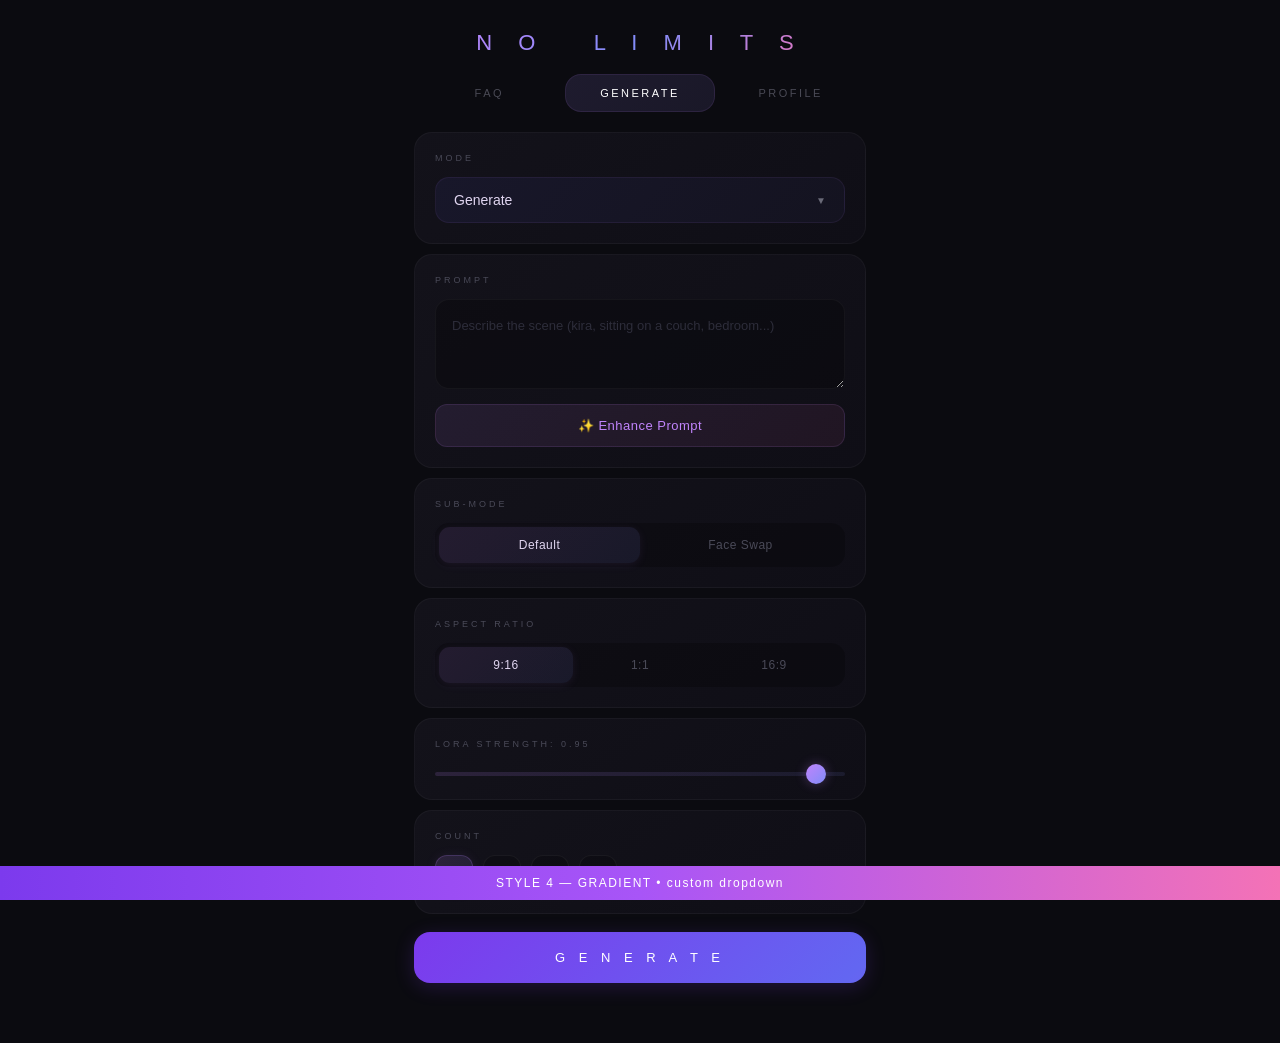
<file: demo4.html>
<!DOCTYPE html>
<html lang="en">
<head>
  <meta charset="UTF-8">
  <meta name="viewport" content="width=device-width, initial-scale=1.0, maximum-scale=1.0, user-scalable=no">
  <title>NO LIMITS — Gradient</title>
  <style>
    * { margin: 0; padding: 0; box-sizing: border-box; }

    body {
      background: #0b0b10;
      color: #e0e0e0;
      font-family: -apple-system, 'Segoe UI', Roboto, sans-serif;
      font-size: 14px;
      -webkit-font-smoothing: antialiased;
      min-height: 100vh;
    }

    #app {
      max-width: 480px;
      margin: 0 auto;
      padding: 0 14px 60px;
    }

    /* ── Header ── */
    .header {
      text-align: center;
      padding: 30px 16px 10px;
    }
    .header h1 {
      font-size: 22px;
      font-weight: 300;
      letter-spacing: 10px;
      background: linear-gradient(135deg, #c084fc, #818cf8, #f472b6);
      -webkit-background-clip: text;
      -webkit-text-fill-color: transparent;
    }

    /* ── Tabs ── */
    .tabs {
      display: flex;
      gap: 0;
      padding: 8px 0 20px;
      position: relative;
    }
    .tab {
      flex: 1;
      background: transparent;
      border: none;
      color: #4a4a55;
      font-size: 11px;
      letter-spacing: 2.5px;
      padding: 13px 0;
      cursor: pointer;
      transition: color 0.3s;
      text-align: center;
      position: relative;
      z-index: 1;
    }
    .tab.active {
      color: #fff;
    }
    .tabs-bg {
      position: absolute;
      background: linear-gradient(135deg, #1e1b2e, #1a1828);
      border-radius: 16px;
      height: 100%;
      transition: left 0.35s cubic-bezier(0.4, 0, 0.2, 1), width 0.35s cubic-bezier(0.4, 0, 0.2, 1);
      top: 8px;
      height: calc(100% - 28px);
      border: 1px solid rgba(192, 132, 252, 0.1);
    }

    /* ── Cards ── */
    .card {
      background: linear-gradient(145deg, #13121a, #0f0e16);
      border: 1px solid rgba(255,255,255,0.04);
      border-radius: 18px;
      padding: 20px;
      margin-bottom: 10px;
      transition: border-color 0.3s;
    }
    .card:hover {
      border-color: rgba(255,255,255,0.07);
    }

    .label {
      display: block;
      font-size: 9px;
      letter-spacing: 3px;
      color: #4a4a58;
      margin-bottom: 14px;
      text-transform: uppercase;
      font-weight: 500;
    }

    /* ── Custom Dropdown ── */
    .dropdown {
      position: relative;
      cursor: pointer;
    }
    .dropdown-selected {
      background: linear-gradient(135deg, #18172a, #141320);
      border: 1px solid rgba(192, 132, 252, 0.08);
      border-radius: 14px;
      padding: 14px 18px;
      font-size: 14px;
      color: #e0d5f0;
      display: flex;
      justify-content: space-between;
      align-items: center;
      transition: all 0.3s;
    }
    .dropdown-selected:hover {
      border-color: rgba(192, 132, 252, 0.15);
    }
    .dropdown-arrow {
      font-size: 10px;
      color: #6a6a78;
      transition: transform 0.3s;
    }
    .dropdown.open .dropdown-arrow {
      transform: rotate(180deg);
    }
    .dropdown-menu {
      position: absolute;
      top: calc(100% + 6px);
      left: 0; right: 0;
      background: linear-gradient(145deg, #1a1930, #141322);
      border: 1px solid rgba(192, 132, 252, 0.1);
      border-radius: 14px;
      padding: 6px;
      z-index: 50;
      opacity: 0;
      transform: translateY(-8px) scale(0.97);
      pointer-events: none;
      transition: all 0.25s cubic-bezier(0.4, 0, 0.2, 1);
      box-shadow: 0 12px 40px rgba(0,0,0,0.5);
      backdrop-filter: blur(20px);
    }
    .dropdown.open .dropdown-menu {
      opacity: 1;
      transform: translateY(0) scale(1);
      pointer-events: all;
    }
    .dropdown-item {
      padding: 12px 16px;
      border-radius: 10px;
      color: #a09aaf;
      font-size: 14px;
      transition: all 0.2s;
      cursor: pointer;
    }
    .dropdown-item:hover {
      background: rgba(192, 132, 252, 0.06);
      color: #d8cef0;
    }
    .dropdown-item.active {
      background: linear-gradient(135deg, rgba(192,132,252,0.1), rgba(129,140,248,0.1));
      color: #e0d5ff;
    }

    /* ── Textarea ── */
    .input-area {
      width: 100%;
      background: rgba(0,0,0,0.25);
      border: 1px solid rgba(255,255,255,0.04);
      border-radius: 14px;
      color: #d0c8e0;
      padding: 16px;
      font-size: 13px;
      font-family: inherit;
      resize: vertical;
      min-height: 90px;
      outline: none;
      transition: all 0.3s;
      line-height: 1.5;
    }
    .input-area:focus {
      border-color: rgba(192, 132, 252, 0.15);
      background: rgba(0,0,0,0.35);
    }
    .input-area::placeholder {
      color: #2d2d3a;
    }

    /* ── Enhance Button ── */
    .btn-enhance {
      width: 100%;
      background: linear-gradient(135deg, rgba(192,132,252,0.1), rgba(244,114,182,0.08));
      border: 1px solid rgba(192,132,252,0.12);
      border-radius: 12px;
      color: #c084fc;
      padding: 13px;
      font-size: 13px;
      cursor: pointer;
      margin-top: 12px;
      transition: all 0.3s;
      letter-spacing: 0.5px;
    }
    .btn-enhance:hover {
      background: linear-gradient(135deg, rgba(192,132,252,0.16), rgba(244,114,182,0.12));
      border-color: rgba(192,132,252,0.2);
    }

    /* ── Toggle Buttons ── */
    .btn-group {
      display: flex;
      gap: 0;
      background: rgba(0,0,0,0.25);
      border-radius: 14px;
      padding: 4px;
    }
    .btn-toggle {
      flex: 1;
      background: transparent;
      border: none;
      border-radius: 11px;
      color: #4a4a58;
      padding: 11px 0;
      font-size: 12px;
      cursor: pointer;
      transition: all 0.3s cubic-bezier(0.4, 0, 0.2, 1);
      letter-spacing: 0.5px;
    }
    .btn-toggle.active {
      background: linear-gradient(135deg, rgba(192,132,252,0.12), rgba(129,140,248,0.1));
      color: #e0d5f0;
      box-shadow: 0 2px 10px rgba(192,132,252,0.08);
    }

    /* ── Slider ── */
    .slider {
      width: 100%;
      -webkit-appearance: none;
      height: 4px;
      border-radius: 4px;
      background: linear-gradient(90deg, rgba(192,132,252,0.15), rgba(129,140,248,0.1));
      outline: none;
    }
    .slider::-webkit-slider-thumb {
      -webkit-appearance: none;
      width: 20px;
      height: 20px;
      border-radius: 50%;
      background: linear-gradient(135deg, #c084fc, #818cf8);
      cursor: pointer;
      box-shadow: 0 0 12px rgba(192,132,252,0.3);
      transition: transform 0.2s, box-shadow 0.2s;
    }
    .slider::-webkit-slider-thumb:hover {
      transform: scale(1.15);
      box-shadow: 0 0 18px rgba(192,132,252,0.4);
    }

    /* ── Count Dots ── */
    .count-group {
      display: flex;
      gap: 10px;
    }
    .count-dot {
      width: 38px;
      height: 38px;
      border-radius: 12px;
      border: 1px solid rgba(255,255,255,0.05);
      background: rgba(0,0,0,0.2);
      color: #3a3a48;
      font-size: 13px;
      display: flex;
      align-items: center;
      justify-content: center;
      cursor: pointer;
      transition: all 0.3s;
    }
    .count-dot.active {
      background: linear-gradient(135deg, rgba(192,132,252,0.15), rgba(129,140,248,0.12));
      border-color: rgba(192,132,252,0.2);
      color: #e0d5f0;
      box-shadow: 0 0 12px rgba(192,132,252,0.08);
    }

    /* ── Main Button ── */
    .btn-main {
      width: 100%;
      background: linear-gradient(135deg, #7c3aed, #6366f1, #a855f7);
      background-size: 200% auto;
      border: none;
      border-radius: 16px;
      color: #fff;
      padding: 18px;
      font-size: 13px;
      letter-spacing: 5px;
      cursor: pointer;
      margin-top: 8px;
      transition: all 0.4s;
      box-shadow: 0 4px 20px rgba(124,58,237,0.2);
      font-weight: 500;
    }
    .btn-main:hover {
      background-position: right center;
      box-shadow: 0 6px 30px rgba(124,58,237,0.3);
      transform: translateY(-2px);
    }
    .btn-main:active {
      transform: translateY(0);
    }

    .btn-dark-beast {
      background: linear-gradient(135deg, #991b1b, #7f1d1d, #dc2626);
      background-size: 200% auto;
      box-shadow: 0 4px 20px rgba(153,27,27,0.2);
    }
    .btn-dark-beast:hover {
      box-shadow: 0 6px 30px rgba(153,27,27,0.3);
    }

    /* ── Upload Zone ── */
    .upload-zone {
      border: 1px dashed rgba(192,132,252,0.1);
      border-radius: 16px;
      padding: 50px 20px;
      text-align: center;
      cursor: pointer;
      transition: all 0.3s;
      display: flex;
      flex-direction: column;
      align-items: center;
      gap: 8px;
    }
    .upload-zone:hover {
      border-color: rgba(192,132,252,0.2);
      background: rgba(192,132,252,0.02);
    }
    .upload-plus {
      font-size: 30px;
      color: rgba(192,132,252,0.2);
      font-weight: 200;
    }
    .upload-text {
      font-size: 13px;
      color: rgba(192,132,252,0.2);
    }

    /* ── Tags ── */
    .tags {
      display: flex;
      flex-wrap: wrap;
      gap: 6px;
      margin-bottom: 12px;
    }
    .tag {
      background: rgba(192,132,252,0.05);
      border: 1px solid rgba(192,132,252,0.08);
      border-radius: 20px;
      color: #7a7090;
      padding: 7px 16px;
      font-size: 12px;
      cursor: pointer;
      transition: all 0.25s;
    }
    .tag:hover {
      background: rgba(192,132,252,0.1);
      color: #c084fc;
      border-color: rgba(192,132,252,0.15);
    }

    /* ── Scene Slots ── */
    .scene-slot {
      border: 1px solid rgba(255,255,255,0.03);
      border-radius: 14px;
      padding: 14px 16px;
      margin-bottom: 6px;
      transition: all 0.3s;
      background: rgba(0,0,0,0.15);
    }
    .scene-slot:focus-within {
      border-color: rgba(192,132,252,0.1);
      background: rgba(0,0,0,0.25);
    }
    .scene-label {
      font-size: 9px;
      letter-spacing: 2px;
      color: #3a3a48;
      display: block;
      margin-bottom: 8px;
      font-weight: 500;
    }
    .scene-input {
      width: 100%;
      background: transparent;
      border: none;
      color: #c0b8d0;
      font-size: 13px;
      font-family: inherit;
      outline: none;
    }
    .scene-input::placeholder { color: #1e1e28; }

    /* ── Profile Stats ── */
    .profile-stats {
      display: flex;
      justify-content: space-around;
      text-align: center;
    }
    .stat-num {
      display: block;
      font-size: 26px;
      font-weight: 300;
      background: linear-gradient(135deg, #c084fc, #818cf8);
      -webkit-background-clip: text;
      -webkit-text-fill-color: transparent;
      margin-bottom: 6px;
    }
    .stat-label {
      font-size: 9px;
      letter-spacing: 2.5px;
      color: #4a4a58;
    }

    /* ── Buy Buttons ── */
    .btn-buy {
      width: 100%;
      background: rgba(0,0,0,0.2);
      border: 1px solid rgba(255,255,255,0.04);
      border-radius: 14px;
      color: #c0b8d0;
      padding: 16px 18px;
      font-size: 14px;
      text-align: left;
      cursor: pointer;
      margin-bottom: 6px;
      display: flex;
      justify-content: space-between;
      transition: all 0.3s;
    }
    .btn-buy span { color: #4a4a58; }
    .btn-buy:hover { border-color: rgba(192,132,252,0.1); background: rgba(192,132,252,0.03); }

    .btn-premium {
      width: 100%;
      background: linear-gradient(135deg, rgba(192,132,252,0.08), rgba(244,114,182,0.06));
      border: 1px solid rgba(192,132,252,0.12);
      border-radius: 14px;
      color: #d8b4fe;
      padding: 18px;
      font-size: 14px;
      cursor: pointer;
      display: flex;
      justify-content: space-between;
      transition: all 0.3s;
    }
    .btn-premium span { color: rgba(192,132,252,0.5); }
    .btn-premium:hover { border-color: rgba(192,132,252,0.2); }

    .dim { color: #3a3a48; }
    .dim-text { color: #4a4a58; font-size: 13px; margin-bottom: 12px; }

    /* ── Brush Tools ── */
    .brush-btn {
      background: rgba(0,0,0,0.25);
      border: 1px solid rgba(255,255,255,0.05);
      border-radius: 20px;
      color: #5a5a68;
      padding: 7px 16px;
      font-size: 12px;
      cursor: pointer;
      transition: all 0.2s;
    }
    .brush-btn.active {
      background: rgba(192,132,252,0.1);
      border-color: rgba(192,132,252,0.15);
      color: #c084fc;
    }

    /* ── Name Tag ── */
    .name-tag {
      display: inline-block;
      background: rgba(192,132,252,0.06);
      border: 1px solid rgba(192,132,252,0.1);
      border-radius: 8px;
      color: #9a8aaa;
      padding: 5px 12px;
      font-size: 11px;
      margin-bottom: 10px;
      cursor: pointer;
      transition: all 0.2s;
    }
    .name-tag:hover { background: rgba(192,132,252,0.1); }

    .demo-label {
      position: fixed; bottom: 0; left: 0; right: 0;
      background: linear-gradient(90deg, #7c3aed, #a855f7, #f472b6);
      color: #fff; text-align: center; padding: 10px; font-size: 12px;
      letter-spacing: 1.5px; z-index: 100; font-weight: 500;
    }
  </style>
</head>
<body>
  <div id="app">
    <div class="header"><h1>N O &nbsp; L I M I T S</h1></div>

    <div class="tabs" id="tabs-container">
      <div class="tabs-bg" id="tabs-bg" style="left:33.33%;width:33.33%"></div>
      <button class="tab" data-idx="0" onclick="switchTab(this,0)">FAQ</button>
      <button class="tab active" data-idx="1" onclick="switchTab(this,1)">GENERATE</button>
      <button class="tab" data-idx="2" onclick="switchTab(this,2)">PROFILE</button>
    </div>

    <div class="card">
      <label class="label">MODE</label>
      <div class="dropdown" id="mode-dropdown" onclick="toggleDropdown()">
        <div class="dropdown-selected">
          <span id="dropdown-text">Generate</span>
          <span class="dropdown-arrow">▼</span>
        </div>
        <div class="dropdown-menu">
          <div class="dropdown-item active" onclick="selectMode(this,'Generate',event)">Generate</div>
          <div class="dropdown-item" onclick="selectMode(this,'Inpaint',event)">Inpaint</div>
          <div class="dropdown-item" onclick="selectMode(this,'Video',event)">Video</div>
          <div class="dropdown-item" onclick="selectMode(this,'Edit Easy',event)">Edit Easy</div>
          <div class="dropdown-item" onclick="selectMode(this,'Edit Dark',event)">Edit Dark</div>
        </div>
      </div>
    </div>

    <div class="card">
      <label class="label">PROMPT</label>
      <textarea class="input-area" placeholder="Describe the scene (kira, sitting on a couch, bedroom...)"></textarea>
      <button class="btn-enhance">✨ Enhance Prompt</button>
    </div>

    <div class="card">
      <label class="label">SUB-MODE</label>
      <div class="btn-group">
        <button class="btn-toggle active" onclick="toggle(this)">Default</button>
        <button class="btn-toggle" onclick="toggle(this)">Face Swap</button>
      </div>
    </div>

    <div class="card">
      <label class="label">ASPECT RATIO</label>
      <div class="btn-group">
        <button class="btn-toggle active" onclick="toggle(this)">9:16</button>
        <button class="btn-toggle" onclick="toggle(this)">1:1</button>
        <button class="btn-toggle" onclick="toggle(this)">16:9</button>
      </div>
    </div>

    <div class="card">
      <label class="label">LORA STRENGTH: <span id="lora-val">0.95</span></label>
      <input type="range" class="slider" min="0" max="1" step="0.05" value="0.95" oninput="document.getElementById('lora-val').textContent=this.value">
    </div>

    <div class="card">
      <label class="label">COUNT</label>
      <div class="count-group">
        <span class="count-dot active" onclick="countDot(this)">1</span>
        <span class="count-dot" onclick="countDot(this)">2</span>
        <span class="count-dot" onclick="countDot(this)">3</span>
        <span class="count-dot" onclick="countDot(this)">4</span>
      </div>
    </div>

    <button class="btn-main">G E N E R A T E</button>
  </div>

  <div class="demo-label">STYLE 4 — GRADIENT • custom dropdown</div>

  <script>
    function switchTab(btn, idx) {
      document.querySelectorAll('.tab').forEach(t => t.classList.remove('active'));
      btn.classList.add('active');
      const bg = document.getElementById('tabs-bg');
      bg.style.left = (idx * 33.33) + '%';
    }

    function toggleDropdown() {
      document.getElementById('mode-dropdown').classList.toggle('open');
    }

    function selectMode(item, text, e) {
      e.stopPropagation();
      document.getElementById('dropdown-text').textContent = text;
      document.querySelectorAll('.dropdown-item').forEach(i => i.classList.remove('active'));
      item.classList.add('active');
      document.getElementById('mode-dropdown').classList.remove('open');
    }

    // Close dropdown on outside click
    document.addEventListener('click', (e) => {
      if (!e.target.closest('.dropdown')) {
        document.getElementById('mode-dropdown').classList.remove('open');
      }
    });

    function toggle(btn) {
      btn.parentElement.querySelectorAll('.btn-toggle').forEach(b => b.classList.remove('active'));
      btn.classList.add('active');
    }

    function countDot(dot) {
      dot.parentElement.querySelectorAll('.count-dot').forEach(d => d.classList.remove('active'));
      dot.classList.add('active');
    }
  </script>
</body>
</html>
</file>
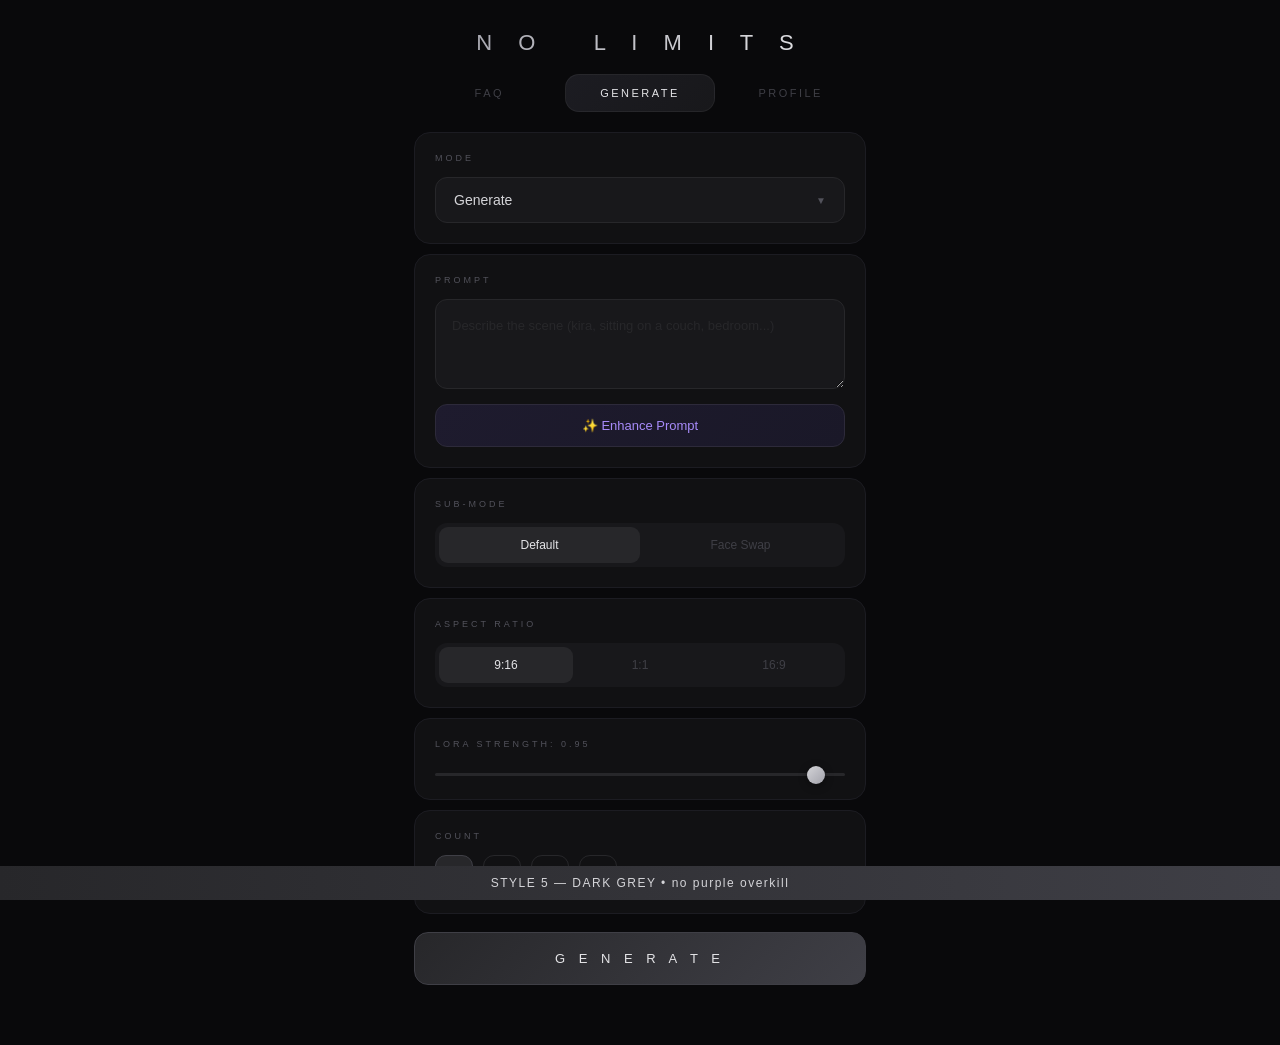
<file: demo5.html>
<!DOCTYPE html>
<html lang="en">
<head>
  <meta charset="UTF-8">
  <meta name="viewport" content="width=device-width, initial-scale=1.0, maximum-scale=1.0, user-scalable=no">
  <title>NO LIMITS — Dark Grey</title>
  <style>
    * { margin: 0; padding: 0; box-sizing: border-box; }

    body {
      background: #09090b;
      color: #d4d4d8;
      font-family: -apple-system, 'Segoe UI', Roboto, sans-serif;
      font-size: 14px;
      -webkit-font-smoothing: antialiased;
    }

    #app {
      max-width: 480px;
      margin: 0 auto;
      padding: 0 14px 60px;
    }

    /* ── Header ── */
    .header { text-align: center; padding: 30px 16px 10px; }
    .header h1 {
      font-size: 22px;
      font-weight: 300;
      letter-spacing: 10px;
      background: linear-gradient(135deg, #a1a1aa, #e4e4e7, #a1a1aa);
      background-size: 200% auto;
      -webkit-background-clip: text;
      -webkit-text-fill-color: transparent;
      animation: shimmer 4s ease-in-out infinite;
    }
    @keyframes shimmer { 0%,100%{background-position:0% center} 50%{background-position:200% center} }

    /* ── Tabs ── */
    .tabs {
      display: flex;
      gap: 0;
      padding: 8px 0 20px;
      position: relative;
    }
    .tab {
      flex: 1;
      background: transparent;
      border: none;
      color: #3f3f46;
      font-size: 11px;
      letter-spacing: 2.5px;
      padding: 13px 0;
      cursor: pointer;
      transition: color 0.3s;
      text-align: center;
      position: relative;
      z-index: 1;
    }
    .tab.active { color: #e4e4e7; }
    .tabs-bg {
      position: absolute;
      background: linear-gradient(135deg, #1c1c22, #18181b);
      border-radius: 14px;
      transition: left 0.35s cubic-bezier(0.4, 0, 0.2, 1);
      top: 8px;
      height: calc(100% - 28px);
      border: 1px solid rgba(255,255,255,0.05);
    }

    /* ── Cards ── */
    .card {
      background: #111113;
      border: 1px solid #1c1c22;
      border-radius: 16px;
      padding: 20px;
      margin-bottom: 10px;
      transition: border-color 0.3s;
    }
    .card:hover { border-color: #27272a; }

    .label {
      display: block;
      font-size: 9px;
      letter-spacing: 3px;
      color: #52525b;
      margin-bottom: 14px;
      text-transform: uppercase;
      font-weight: 500;
    }

    /* ── Custom Dropdown ── */
    .dropdown { position: relative; cursor: pointer; }
    .dropdown-selected {
      background: #18181b;
      border: 1px solid #27272a;
      border-radius: 12px;
      padding: 14px 18px;
      font-size: 14px;
      color: #d4d4d8;
      display: flex;
      justify-content: space-between;
      align-items: center;
      transition: all 0.3s;
    }
    .dropdown-selected:hover { border-color: #3f3f46; }
    .dropdown-arrow {
      font-size: 10px;
      color: #52525b;
      transition: transform 0.3s;
    }
    .dropdown.open .dropdown-arrow { transform: rotate(180deg); }
    .dropdown-menu {
      position: absolute;
      top: calc(100% + 6px);
      left: 0; right: 0;
      background: #18181b;
      border: 1px solid #27272a;
      border-radius: 14px;
      padding: 6px;
      z-index: 50;
      opacity: 0;
      transform: translateY(-8px) scale(0.97);
      pointer-events: none;
      transition: all 0.25s cubic-bezier(0.4, 0, 0.2, 1);
      box-shadow: 0 12px 40px rgba(0,0,0,0.6);
    }
    .dropdown.open .dropdown-menu {
      opacity: 1;
      transform: translateY(0) scale(1);
      pointer-events: all;
    }
    .dropdown-item {
      padding: 12px 16px;
      border-radius: 10px;
      color: #71717a;
      font-size: 14px;
      transition: all 0.2s;
      cursor: pointer;
    }
    .dropdown-item:hover { background: #27272a; color: #d4d4d8; }
    .dropdown-item.active { background: #27272a; color: #e4e4e7; }

    /* ── Textarea ── */
    .input-area {
      width: 100%;
      background: #18181b;
      border: 1px solid #27272a;
      border-radius: 12px;
      color: #d4d4d8;
      padding: 16px;
      font-size: 13px;
      font-family: inherit;
      resize: vertical;
      min-height: 90px;
      outline: none;
      transition: all 0.3s;
      line-height: 1.5;
    }
    .input-area:focus { border-color: #3f3f46; }
    .input-area::placeholder { color: #27272a; }

    /* ── Enhance Button ── */
    .btn-enhance {
      width: 100%;
      background: linear-gradient(135deg, #1e1b2e, #1a1828);
      border: 1px solid #2d2a3a;
      border-radius: 12px;
      color: #a78bfa;
      padding: 13px;
      font-size: 13px;
      cursor: pointer;
      margin-top: 12px;
      transition: all 0.3s;
    }
    .btn-enhance:hover { border-color: #3d3a4a; }

    /* ── Toggle Buttons ── */
    .btn-group {
      display: flex;
      gap: 0;
      background: #18181b;
      border-radius: 12px;
      padding: 4px;
    }
    .btn-toggle {
      flex: 1;
      background: transparent;
      border: none;
      border-radius: 9px;
      color: #3f3f46;
      padding: 11px 0;
      font-size: 12px;
      cursor: pointer;
      transition: all 0.3s cubic-bezier(0.4, 0, 0.2, 1);
    }
    .btn-toggle.active {
      background: #27272a;
      color: #e4e4e7;
    }

    /* ── Slider ── */
    .slider {
      width: 100%;
      -webkit-appearance: none;
      height: 3px;
      border-radius: 3px;
      background: #27272a;
      outline: none;
    }
    .slider::-webkit-slider-thumb {
      -webkit-appearance: none;
      width: 18px;
      height: 18px;
      border-radius: 50%;
      background: linear-gradient(135deg, #d4d4d8, #a1a1aa);
      cursor: pointer;
      box-shadow: 0 2px 8px rgba(0,0,0,0.4);
      transition: transform 0.2s;
    }
    .slider::-webkit-slider-thumb:hover { transform: scale(1.15); }

    /* ── Count Dots ── */
    .count-group { display: flex; gap: 10px; }
    .count-dot {
      width: 38px;
      height: 38px;
      border-radius: 11px;
      border: 1px solid #27272a;
      background: transparent;
      color: #3f3f46;
      font-size: 13px;
      display: flex;
      align-items: center;
      justify-content: center;
      cursor: pointer;
      transition: all 0.3s;
    }
    .count-dot.active {
      background: #27272a;
      border-color: #3f3f46;
      color: #e4e4e7;
    }

    /* ── Main Button ── */
    .btn-main {
      width: 100%;
      background: linear-gradient(135deg, #27272a, #3f3f46);
      border: 1px solid #3f3f46;
      border-radius: 14px;
      color: #e4e4e7;
      padding: 18px;
      font-size: 13px;
      letter-spacing: 5px;
      cursor: pointer;
      margin-top: 8px;
      transition: all 0.35s;
      font-weight: 500;
    }
    .btn-main:hover {
      background: linear-gradient(135deg, #3f3f46, #52525b);
      transform: translateY(-2px);
      box-shadow: 0 6px 20px rgba(0,0,0,0.3);
    }
    .btn-main:active { transform: translateY(0); }

    /* ── Upload Zone ── */
    .upload-zone {
      border: 1px dashed #27272a;
      border-radius: 16px;
      padding: 50px 20px;
      text-align: center;
      cursor: pointer;
      transition: all 0.3s;
      display: flex;
      flex-direction: column;
      align-items: center;
      gap: 8px;
    }
    .upload-zone:hover { border-color: #3f3f46; }
    .upload-plus { font-size: 30px; color: #27272a; font-weight: 200; }
    .upload-text { font-size: 13px; color: #3f3f46; }

    /* ── Tags ── */
    .tags { display: flex; flex-wrap: wrap; gap: 6px; margin-bottom: 12px; }
    .tag {
      background: #18181b;
      border: 1px solid #27272a;
      border-radius: 20px;
      color: #52525b;
      padding: 7px 16px;
      font-size: 12px;
      cursor: pointer;
      transition: all 0.25s;
    }
    .tag:hover { background: #27272a; color: #a1a1aa; border-color: #3f3f46; }

    .demo-label {
      position: fixed; bottom: 0; left: 0; right: 0;
      background: linear-gradient(90deg, #27272a, #3f3f46);
      color: #d4d4d8; text-align: center; padding: 10px;
      font-size: 12px; letter-spacing: 1.5px; z-index: 100;
    }
  </style>
</head>
<body>
  <div id="app">
    <div class="header"><h1>N O &nbsp; L I M I T S</h1></div>

    <div class="tabs">
      <div class="tabs-bg" id="tabs-bg" style="left:33.33%;width:33.33%"></div>
      <button class="tab" onclick="switchTab(this,0)">FAQ</button>
      <button class="tab active" onclick="switchTab(this,1)">GENERATE</button>
      <button class="tab" onclick="switchTab(this,2)">PROFILE</button>
    </div>

    <div class="card">
      <label class="label">MODE</label>
      <div class="dropdown" id="mode-dropdown" onclick="toggleDropdown()">
        <div class="dropdown-selected">
          <span id="dropdown-text">Generate</span>
          <span class="dropdown-arrow">▼</span>
        </div>
        <div class="dropdown-menu">
          <div class="dropdown-item active" onclick="selectMode(this,'Generate',event)">Generate</div>
          <div class="dropdown-item" onclick="selectMode(this,'Inpaint',event)">Inpaint</div>
          <div class="dropdown-item" onclick="selectMode(this,'Video',event)">Video</div>
          <div class="dropdown-item" onclick="selectMode(this,'Edit Easy',event)">Edit Easy</div>
          <div class="dropdown-item" onclick="selectMode(this,'Edit Dark',event)">Edit Dark</div>
        </div>
      </div>
    </div>

    <div class="card">
      <label class="label">PROMPT</label>
      <textarea class="input-area" placeholder="Describe the scene (kira, sitting on a couch, bedroom...)"></textarea>
      <button class="btn-enhance">✨ Enhance Prompt</button>
    </div>

    <div class="card">
      <label class="label">SUB-MODE</label>
      <div class="btn-group">
        <button class="btn-toggle active" onclick="toggle(this)">Default</button>
        <button class="btn-toggle" onclick="toggle(this)">Face Swap</button>
      </div>
    </div>

    <div class="card">
      <label class="label">ASPECT RATIO</label>
      <div class="btn-group">
        <button class="btn-toggle active" onclick="toggle(this)">9:16</button>
        <button class="btn-toggle" onclick="toggle(this)">1:1</button>
        <button class="btn-toggle" onclick="toggle(this)">16:9</button>
      </div>
    </div>

    <div class="card">
      <label class="label">LORA STRENGTH: <span id="lora-val">0.95</span></label>
      <input type="range" class="slider" min="0" max="1" step="0.05" value="0.95" oninput="document.getElementById('lora-val').textContent=this.value">
    </div>

    <div class="card">
      <label class="label">COUNT</label>
      <div class="count-group">
        <span class="count-dot active" onclick="countDot(this)">1</span>
        <span class="count-dot" onclick="countDot(this)">2</span>
        <span class="count-dot" onclick="countDot(this)">3</span>
        <span class="count-dot" onclick="countDot(this)">4</span>
      </div>
    </div>

    <button class="btn-main">G E N E R A T E</button>
  </div>

  <div class="demo-label">STYLE 5 — DARK GREY • no purple overkill</div>

  <script>
    function switchTab(btn, idx) {
      document.querySelectorAll('.tab').forEach(t => t.classList.remove('active'));
      btn.classList.add('active');
      document.getElementById('tabs-bg').style.left = (idx * 33.33) + '%';
    }
    function toggleDropdown() {
      document.getElementById('mode-dropdown').classList.toggle('open');
    }
    function selectMode(item, text, e) {
      e.stopPropagation();
      document.getElementById('dropdown-text').textContent = text;
      document.querySelectorAll('.dropdown-item').forEach(i => i.classList.remove('active'));
      item.classList.add('active');
      document.getElementById('mode-dropdown').classList.remove('open');
    }
    document.addEventListener('click', (e) => {
      if (!e.target.closest('.dropdown')) document.getElementById('mode-dropdown').classList.remove('open');
    });
    function toggle(btn) {
      btn.parentElement.querySelectorAll('.btn-toggle').forEach(b => b.classList.remove('active'));
      btn.classList.add('active');
    }
    function countDot(dot) {
      dot.parentElement.querySelectorAll('.count-dot').forEach(d => d.classList.remove('active'));
      dot.classList.add('active');
    }
  </script>
</body>
</html>
</file>
<file: style.css>
* { margin: 0; padding: 0; box-sizing: border-box; }

body {
  background: #09090b;
  color: #d4d4d8;
  font-family: -apple-system, 'Segoe UI', Roboto, sans-serif;
  font-size: 14px;
  -webkit-font-smoothing: antialiased;
}

#app {
  max-width: 480px;
  margin: 0 auto;
  padding: 0 14px 40px;
}

/* ── Header ── */
.header { text-align: center; padding: 28px 16px 8px; }
.header h1 {
  font-size: 18px;
  font-weight: 300;
  letter-spacing: 7px;
  background: linear-gradient(135deg, #a1a1aa, #e4e4e7, #a1a1aa);
  background-size: 200% auto;
  -webkit-background-clip: text;
  -webkit-text-fill-color: transparent;
  animation: shimmer 4s ease-in-out infinite;
}
@keyframes shimmer { 0%,100%{background-position:0% center} 50%{background-position:200% center} }

/* ── Tabs ── */
.tabs {
  display: flex;
  gap: 0;
  padding: 8px 0 18px;
  position: relative;
}
.tab {
  flex: 1;
  background: transparent;
  border: none;
  color: #3f3f46;
  font-size: 11px;
  letter-spacing: 2.5px;
  padding: 13px 0;
  cursor: pointer;
  transition: color 0.3s;
  text-align: center;
  position: relative;
  z-index: 1;
}
.tab.active { color: #e4e4e7; }

/* ── Cards ── */
.card {
  background: #111113;
  border: 1px solid #1c1c22;
  border-radius: 16px;
  padding: 20px;
  margin-bottom: 10px;
  transition: border-color 0.3s;
}
.card:hover { border-color: #27272a; }
.card.row { display: flex; gap: 12px; }
.card .half { flex: 1; }

/* ── Pages ── */
.page { padding: 0; }

/* ── Labels ── */
.label {
  display: block;
  font-size: 9px;
  letter-spacing: 3px;
  color: #52525b;
  margin-bottom: 14px;
  text-transform: uppercase;
  font-weight: 500;
}
.dim { color: #3f3f46; }
.dim-text { color: #52525b; font-size: 13px; margin-bottom: 12px; }

/* ── FAQ ── */
.faq-list { display: flex; flex-direction: column; gap: 0; }
.faq-item {
  display: flex;
  justify-content: space-between;
  align-items: center;
  padding: 14px 0;
  border-bottom: 1px solid #1c1c22;
}
.faq-item:last-child { border-bottom: none; }
.faq-mode {
  color: #e4e4e7;
  font-size: 13px;
  font-weight: 500;
}
.faq-desc {
  color: #52525b;
  font-size: 12px;
  text-align: right;
}

.faq-pricing { display: flex; flex-direction: column; gap: 0; }
.faq-price-row {
  display: flex;
  justify-content: space-between;
  align-items: center;
  padding: 14px 0;
  border-bottom: 1px solid #1c1c22;
}
.faq-price-row:last-child { border-bottom: none; }
.faq-price-label {
  color: #71717a;
  font-size: 13px;
}
.faq-price-val {
  color: #d4d4d8;
  font-size: 13px;
  font-weight: 500;
}

/* ── Custom Dropdown ── */
.dropdown { position: relative; cursor: pointer; }
.dropdown-selected {
  background: #18181b;
  border: 1px solid #27272a;
  border-radius: 12px;
  padding: 14px 18px;
  font-size: 14px;
  color: #d4d4d8;
  display: flex;
  justify-content: space-between;
  align-items: center;
  transition: all 0.3s;
}
.dropdown-selected:hover { border-color: #3f3f46; }
.dropdown-arrow {
  font-size: 10px;
  color: #52525b;
  transition: transform 0.3s;
}
.dropdown.open .dropdown-arrow { transform: rotate(180deg); }
.dropdown-menu {
  position: absolute;
  top: calc(100% + 6px);
  left: 0; right: 0;
  background: #18181b;
  border: 1px solid #27272a;
  border-radius: 14px;
  padding: 6px;
  z-index: 50;
  opacity: 0;
  transform: translateY(-8px) scale(0.97);
  pointer-events: none;
  transition: all 0.25s cubic-bezier(0.4, 0, 0.2, 1);
  box-shadow: 0 12px 40px rgba(0,0,0,0.6);
}
.dropdown.open .dropdown-menu {
  opacity: 1;
  transform: translateY(0) scale(1);
  pointer-events: all;
}
.dropdown-item {
  padding: 12px 16px;
  border-radius: 10px;
  color: #71717a;
  font-size: 14px;
  transition: all 0.2s;
  cursor: pointer;
}
.dropdown-item:hover { background: #27272a; color: #d4d4d8; }
.dropdown-item.active { background: #27272a; color: #e4e4e7; }

/* ── Textarea ── */
.input-area {
  width: 100%;
  background: #18181b;
  border: 1px solid #27272a;
  border-radius: 12px;
  color: #d4d4d8;
  padding: 16px;
  font-size: 13px;
  font-family: inherit;
  resize: vertical;
  min-height: 120px;
  max-height: 400px;
  outline: none;
  transition: all 0.3s;
  line-height: 1.5;
  overflow-y: auto;
}
.input-area:focus { border-color: #3f3f46; }
.input-area::placeholder { color: #27272a; }
.input-area.small { min-height: 50px; font-size: 12px; color: #71717a; }

/* ── Enhance Button ── */
.btn-enhance {
  width: 100%;
  background: linear-gradient(135deg, #1e1b2e, #1a1828);
  border: 1px solid #2d2a3a;
  border-radius: 12px;
  color: #a78bfa;
  padding: 13px;
  font-size: 13px;
  cursor: pointer;
  margin-top: 12px;
  transition: all 0.3s;
}
.btn-enhance:hover { border-color: #3d3a4a; }

/* ── Toggle Buttons ── */
.btn-group {
  display: flex;
  gap: 0;
  background: #18181b;
  border-radius: 12px;
  padding: 4px;
}
.btn-toggle {
  flex: 1;
  background: transparent;
  border: none;
  border-radius: 9px;
  color: #3f3f46;
  padding: 11px 0;
  font-size: 12px;
  cursor: pointer;
  transition: all 0.3s cubic-bezier(0.4, 0, 0.2, 1);
}
.btn-toggle.active {
  background: #27272a;
  color: #e4e4e7;
}

/* ── Slider ── */
.slider {
  width: 100%;
  -webkit-appearance: none;
  height: 3px;
  border-radius: 3px;
  background: #27272a;
  outline: none;
}
.slider::-webkit-slider-thumb {
  -webkit-appearance: none;
  width: 18px;
  height: 18px;
  border-radius: 50%;
  background: linear-gradient(135deg, #d4d4d8, #a1a1aa);
  cursor: pointer;
  box-shadow: 0 2px 8px rgba(0,0,0,0.4);
  transition: transform 0.2s;
}
.slider::-webkit-slider-thumb:hover { transform: scale(1.15); }

.slider-sm {
  width: 100px;
  -webkit-appearance: none;
  height: 6px;
  border-radius: 3px;
  background: #27272a;
  outline: none;
  vertical-align: middle;
  touch-action: none;
}
.slider-sm::-webkit-slider-thumb {
  -webkit-appearance: none;
  width: 24px;
  height: 24px;
  border-radius: 50%;
  background: #a1a1aa;
  cursor: pointer;
}

/* ── Count Dots ── */
.count-group { display: flex; gap: 10px; }
.count-dot {
  width: 38px;
  height: 38px;
  border-radius: 11px;
  border: 1px solid #27272a;
  background: transparent;
  color: #3f3f46;
  font-size: 13px;
  display: flex;
  align-items: center;
  justify-content: center;
  cursor: pointer;
  transition: all 0.3s;
}
.count-dot.active {
  background: #27272a;
  border-color: #3f3f46;
  color: #e4e4e7;
}

/* ── Main Button ── */
.btn-main {
  width: 100%;
  background: linear-gradient(135deg, #27272a, #3f3f46);
  border: 1px solid #3f3f46;
  border-radius: 14px;
  color: #e4e4e7;
  padding: 18px;
  font-size: 13px;
  letter-spacing: 5px;
  cursor: pointer;
  margin-top: 8px;
  transition: all 0.35s;
  font-weight: 500;
}
.btn-main:hover {
  background: linear-gradient(135deg, #3f3f46, #52525b);
  transform: translateY(-2px);
  box-shadow: 0 6px 20px rgba(0,0,0,0.3);
}
.btn-main:active { transform: translateY(0); }

.btn-dark {
  background: linear-gradient(135deg, #7f1d1d, #991b1b);
  border-color: #991b1b;
  color: #fca5a5;
}
.btn-dark:hover {
  background: linear-gradient(135deg, #991b1b, #b91c1c);
  box-shadow: 0 6px 20px rgba(153,27,27,0.2);
}

/* ── Upload Zone ── */
.upload-zone {
  border: 1px dashed #27272a;
  border-radius: 16px;
  padding: 50px 20px;
  text-align: center;
  cursor: pointer;
  transition: all 0.3s;
  display: flex;
  flex-direction: column;
  align-items: center;
  gap: 8px;
  position: relative;
  overflow: hidden;
}
.upload-zone:hover { border-color: #3f3f46; }
.upload-plus { font-size: 30px; color: #27272a; font-weight: 200; }
.upload-text { font-size: 13px; color: #3f3f46; }
.upload-zone.has-image {
  padding: 0;
  border-style: solid;
}
.upload-zone.has-image img {
  width: 100%;
  border-radius: 16px;
  display: block;
}
.upload-zone .remove-btn {
  position: absolute;
  top: 10px;
  right: 10px;
  background: rgba(0,0,0,0.6);
  border: 1px solid rgba(255,255,255,0.15);
  border-radius: 50%;
  width: 30px;
  height: 30px;
  color: #fff;
  font-size: 14px;
  cursor: pointer;
  display: none;
  line-height: 28px;
  text-align: center;
}
.upload-zone.has-image .remove-btn { display: block; }
.small-upload { padding: 30px 20px; }
.upload-zone-sm {
  padding: 20px 15px;
  border-color: #1a1a1e;
}
.upload-zone-sm .upload-plus { font-size: 20px; }
.upload-zone-sm .upload-text { font-size: 11px; }
.upload-zone-sm.has-image { padding: 0; }
.upload-zone-sm.has-image img { max-height: 200px; object-fit: contain; }

/* ── Tags ── */
.tags { display: flex; flex-wrap: wrap; gap: 6px; margin-bottom: 12px; }
.tag {
  background: #18181b;
  border: 1px solid #27272a;
  border-radius: 20px;
  color: #52525b;
  padding: 7px 16px;
  font-size: 12px;
  cursor: pointer;
  transition: all 0.25s;
}
.tag:hover { background: #27272a; color: #a1a1aa; border-color: #3f3f46; }
.tag.tag-active { background: #7f1d1d; border-color: #991b1b; color: #fca5a5; }

/* ── Scene Slots ── */
.scene-slot {
  border: 1px solid #1c1c22;
  border-radius: 12px;
  padding: 14px 16px;
  margin-bottom: 6px;
  transition: all 0.3s;
  background: rgba(0,0,0,0.15);
}
.scene-slot:focus-within { border-color: #27272a; }
.scene-label {
  font-size: 9px;
  letter-spacing: 2px;
  color: #3f3f46;
  display: block;
  margin-bottom: 8px;
  font-weight: 500;
}
.scene-input {
  width: 100%;
  background: transparent;
  border: none;
  color: #d4d4d8;
  font-size: 13px;
  font-family: inherit;
  outline: none;
}
.scene-input::placeholder { color: #1c1c22; }

/* ── Mask Canvas ── */
.mask-canvas {
  width: 100%;
  min-height: 250px;
  background: #0a0a0c;
  border-radius: 12px;
  border: 1px solid #1c1c22;
  cursor: crosshair;
  display: block;
}

/* ── Brush Tools ── */
.brush-tools {
  display: flex;
  align-items: center;
  gap: 8px;
  margin-top: 10px;
  flex-wrap: wrap;
}
.brush-btn {
  background: #18181b;
  border: 1px solid #27272a;
  border-radius: 20px;
  color: #52525b;
  padding: 7px 16px;
  font-size: 12px;
  cursor: pointer;
  transition: all 0.2s;
}
.brush-btn.active {
  background: #27272a;
  border-color: #3f3f46;
  color: #d4d4d8;
}
.brush-size-label {
  font-size: 12px;
  color: #52525b;
  margin-left: auto;
}

/* ── Name Tag ── */
.name-tag {
  display: inline-block;
  background: #18181b;
  border: 1px solid #27272a;
  border-radius: 8px;
  color: #71717a;
  padding: 5px 12px;
  font-size: 11px;
  margin-bottom: 10px;
  cursor: pointer;
  transition: all 0.2s;
}
.name-tag:hover { background: #27272a; color: #a1a1aa; }

/* ── Profile ── */
.profile-stats {
  display: flex;
  justify-content: space-around;
  text-align: center;
}
.stat-num {
  display: block;
  font-size: 24px;
  font-weight: 300;
  color: #e4e4e7;
  margin-bottom: 6px;
}
.stat-label {
  font-size: 9px;
  letter-spacing: 2.5px;
  color: #52525b;
}

/* ── Buy Buttons ── */
.btn-buy {
  width: 100%;
  background: #18181b;
  border: 1px solid #27272a;
  border-radius: 12px;
  color: #d4d4d8;
  padding: 16px 18px;
  font-size: 14px;
  text-align: left;
  cursor: pointer;
  margin-bottom: 6px;
  display: flex;
  justify-content: space-between;
  transition: all 0.3s;
}
.btn-buy span { color: #52525b; }
.btn-buy:hover { border-color: #3f3f46; }

.btn-premium {
  width: 100%;
  background: linear-gradient(135deg, #1e1b2e, #1a1828);
  border: 1px solid #2d2a3a;
  border-radius: 12px;
  color: #a78bfa;
  padding: 18px;
  font-size: 14px;
  cursor: pointer;
  display: flex;
  justify-content: space-between;
  transition: all 0.3s;
}
.btn-premium span { color: #52525b; }
.btn-premium:hover { border-color: #3d3a4a; }

/* ── Stat clickable ── */
.stat-clickable { cursor: pointer; transition: opacity 0.2s; }
.stat-clickable:hover { opacity: 0.7; }

/* ── Progress Overlay ── */
.progress-overlay {
  position: fixed;
  inset: 0;
  background: rgba(0,0,0,0.85);
  z-index: 100;
  display: flex;
  align-items: center;
  justify-content: center;
}
.progress-panel {
  background: #111113;
  border: 1px solid #1c1c22;
  border-radius: 20px;
  padding: 40px 30px;
  width: 85%;
  max-width: 360px;
  text-align: center;
}
.progress-status {
  font-size: 14px;
  color: #a1a1aa;
  margin-bottom: 24px;
  letter-spacing: 1px;
}
.progress-bar-track {
  width: 100%;
  height: 4px;
  background: #27272a;
  border-radius: 4px;
  overflow: hidden;
}
.progress-bar-fill {
  height: 100%;
  background: linear-gradient(90deg, #a78bfa, #7c3aed);
  border-radius: 4px;
  transition: width 0.5s ease;
}
.progress-pct {
  font-size: 28px;
  font-weight: 200;
  color: #e4e4e7;
  margin-top: 20px;
}
.progress-time {
  font-size: 12px;
  color: #3f3f46;
  margin-top: 8px;
}

/* ── Result Overlay ── */
.result-overlay {
  position: fixed;
  inset: 0;
  background: rgba(0,0,0,0.9);
  z-index: 200;
  overflow-y: auto;
  -webkit-overflow-scrolling: touch;
}
.result-panel {
  max-width: 480px;
  margin: 0 auto;
  padding: 14px 14px 40px;
  min-height: 100%;
}
.result-header {
  display: flex;
  justify-content: space-between;
  align-items: center;
  padding: 16px 0;
}
.result-title {
  font-size: 11px;
  letter-spacing: 3px;
  color: #52525b;
  font-weight: 500;
}
.result-close {
  background: none;
  border: 1px solid #27272a;
  border-radius: 50%;
  width: 36px;
  height: 36px;
  color: #71717a;
  font-size: 20px;
  cursor: pointer;
  display: flex;
  align-items: center;
  justify-content: center;
  transition: all 0.2s;
}
.result-close:hover { border-color: #3f3f46; color: #d4d4d8; }
.result-content {
  display: flex;
  flex-direction: column;
  gap: 10px;
}
.result-img {
  width: 100%;
  border-radius: 16px;
  border: 1px solid #1c1c22;
  display: block;
}
.result-actions {
  margin-top: 16px;
}

/* ── History Modal ── */
.history-modal {
  position: fixed;
  inset: 0;
  background: rgba(0,0,0,0.92);
  z-index: 200;
  overflow-y: auto;
  -webkit-overflow-scrolling: touch;
}
.history-panel {
  max-width: 480px;
  margin: 0 auto;
  padding: 14px 14px 40px;
}
.history-list {
  display: flex;
  flex-direction: column;
  gap: 12px;
}
.history-item {
  background: #111113;
  border: 1px solid #1c1c22;
  border-radius: 16px;
  overflow: hidden;
}
.history-item img {
  width: 100%;
  display: block;
}
.history-meta {
  padding: 12px 16px;
  font-size: 12px;
  color: #52525b;
}
.history-meta .history-prompt {
  color: #71717a;
  margin-top: 4px;
  white-space: nowrap;
  overflow: hidden;
  text-overflow: ellipsis;
}
.history-actions {
  display: flex;
  gap: 8px;
  padding: 0 16px 14px;
}
.history-btn {
  flex: 1;
  background: #18181b;
  border: 1px solid #27272a;
  border-radius: 10px;
  color: #a1a1aa;
  padding: 10px;
  font-size: 13px;
  cursor: pointer;
  transition: all 0.2s;
}
.history-btn:hover { background: #27272a; color: #e4e4e7; }
.history-btn-del { color: #ef4444; }
.history-btn-del:hover { background: #2a1515; border-color: #ef4444; }

/* Result save button */
.result-img-wrap { position: relative; }
.result-save-btn {
  position: absolute;
  bottom: 16px;
  right: 12px;
  background: rgba(0,0,0,0.7);
  border: 1px solid rgba(255,255,255,0.2);
  border-radius: 10px;
  color: #e4e4e7;
  padding: 8px 20px;
  font-size: 13px;
  cursor: pointer;
  transition: all 0.2s;
}
.result-save-btn:hover { background: rgba(0,0,0,0.9); border-color: rgba(255,255,255,0.4); }

/* ── Admin Panel ── */
.admin-user-list { max-height: 60vh; overflow-y: auto; }
.admin-user-row {
  display: flex;
  justify-content: space-between;
  align-items: center;
  padding: 10px 12px;
  border-bottom: 1px solid #1c1c22;
}
.admin-user-row:last-child { border-bottom: none; }
.admin-user-info { display: flex; flex-direction: column; gap: 2px; }
.admin-user-name { font-size: 13px; color: #d4d4d8; }
.admin-user-id { font-size: 11px; color: #52525b; }
.admin-user-meta { font-size: 11px; color: #71717a; }
.admin-user-actions { display: flex; gap: 6px; }
.btn-sm {
  padding: 5px 10px;
  font-size: 11px;
  border-radius: 8px;
  border: 1px solid #27272a;
  background: #18181b;
  cursor: pointer;
  transition: all 0.2s;
}
.btn-ok { color: #4ade80; border-color: #166534; }
.btn-ok:hover { background: #14532d; }
.btn-danger { color: #ef4444; border-color: #7f1d1d; }
.btn-danger:hover { background: #450a0a; }

/* ── Voice ── */
.voice-tags {
  display: flex;
  flex-wrap: wrap;
  gap: 8px;
}
.vtag {
  background: #18181b;
  border: 1px solid #27272a;
  border-radius: 20px;
  color: #d4d4d8;
  padding: 7px 14px;
  font-size: 12px;
  cursor: pointer;
  transition: all 0.2s;
  font-family: inherit;
}
.vtag:hover { border-color: #3f3f46; color: #fff; }
.vtag-wrap { color: #f472b6; border-color: #831843; }
.vtag-wrap:hover { background: #1a0a14; border-color: #be185d; }
.vtag-lang-toggle { background: #27272a; border: 1px solid #3f3f46; color: #a1a1aa; border-radius: 6px; padding: 2px 8px; font-size: 10px; cursor: pointer; margin-left: 8px; vertical-align: middle; }
.sub-label { font-size: 10px; color: #71717a; letter-spacing: 1px; }
.voice-select {
  width: 100%;
  background: #18181b;
  border: 1px solid #27272a;
  border-radius: 10px;
  color: #d4d4d8;
  padding: 12px 14px;
  font-size: 14px;
  font-family: inherit;
  outline: none;
  cursor: pointer;
  -webkit-appearance: none;
}
.voice-select:focus { border-color: #3f3f46; }
.btn-voice {
  background: linear-gradient(135deg, #be185d, #7c3aed) !important;
}
.btn-voice:hover {
  background: linear-gradient(135deg, #db2777, #8b5cf6) !important;
}
</file>
